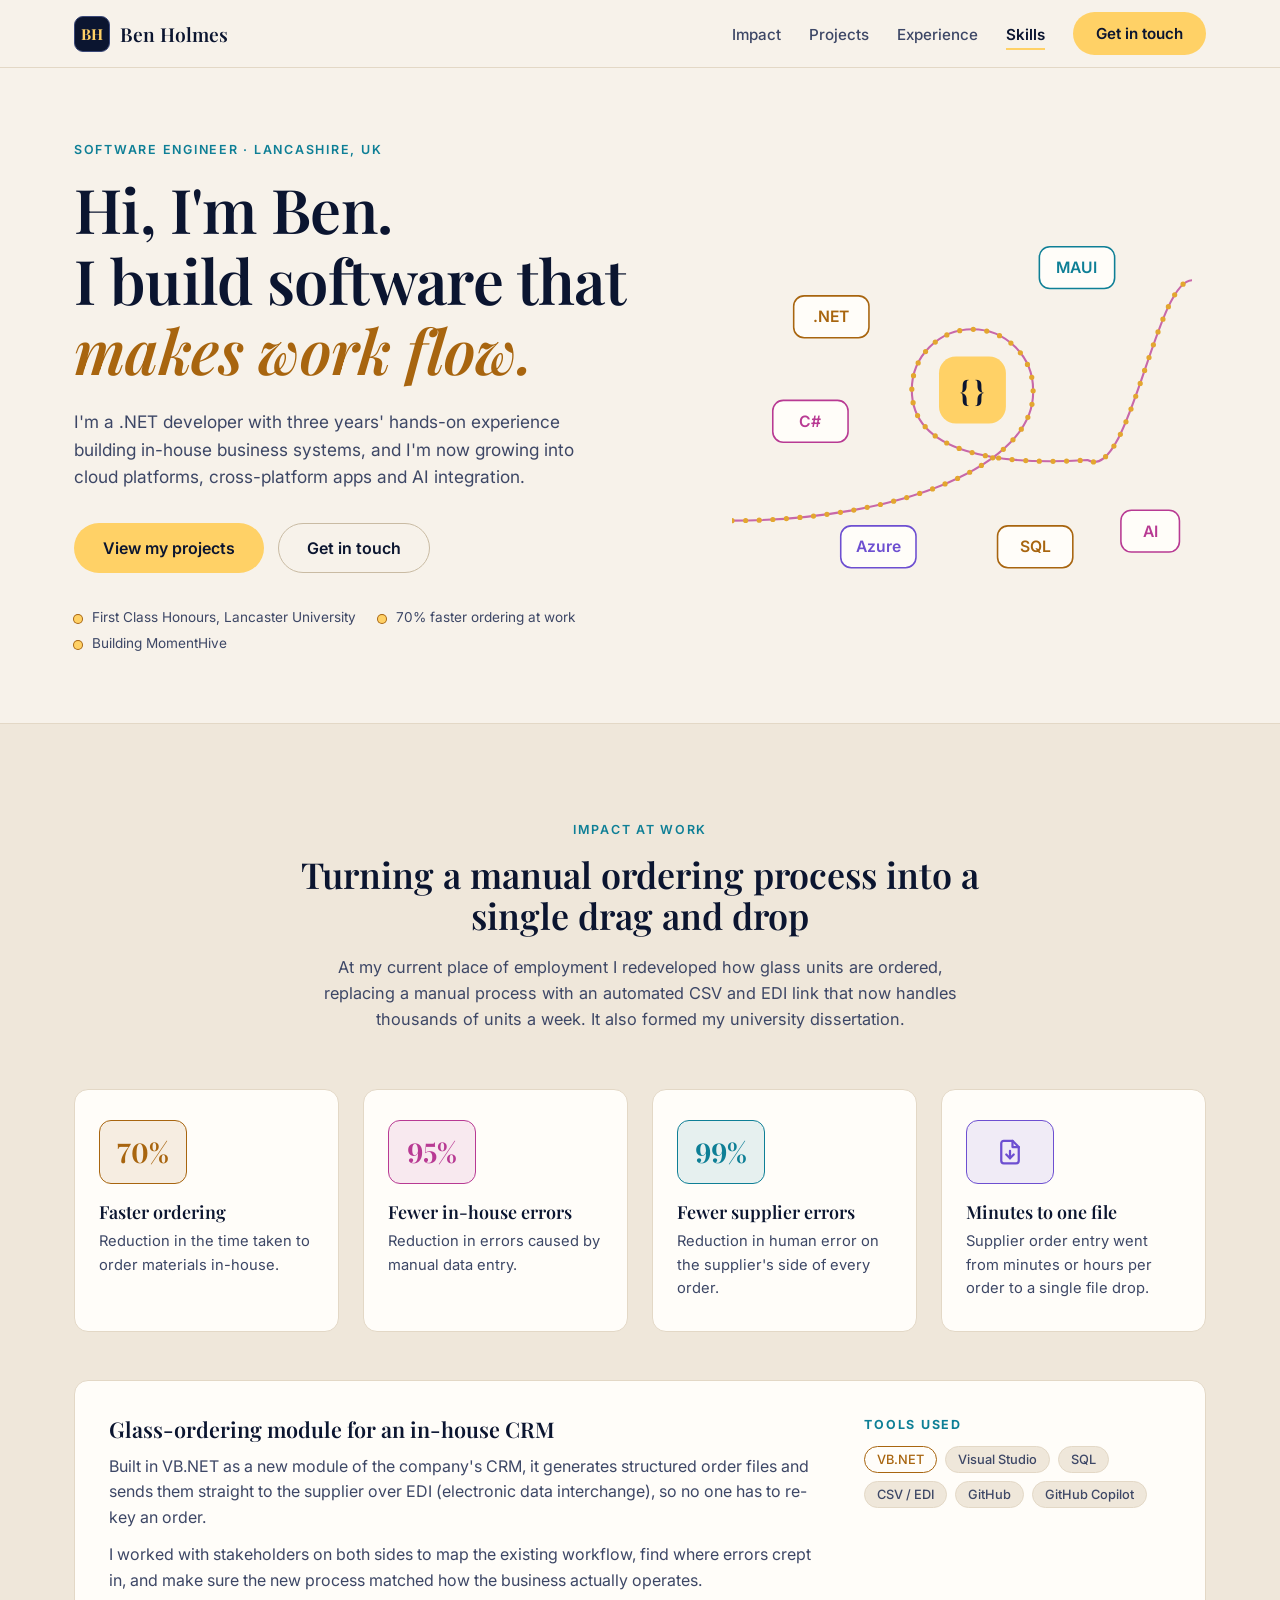
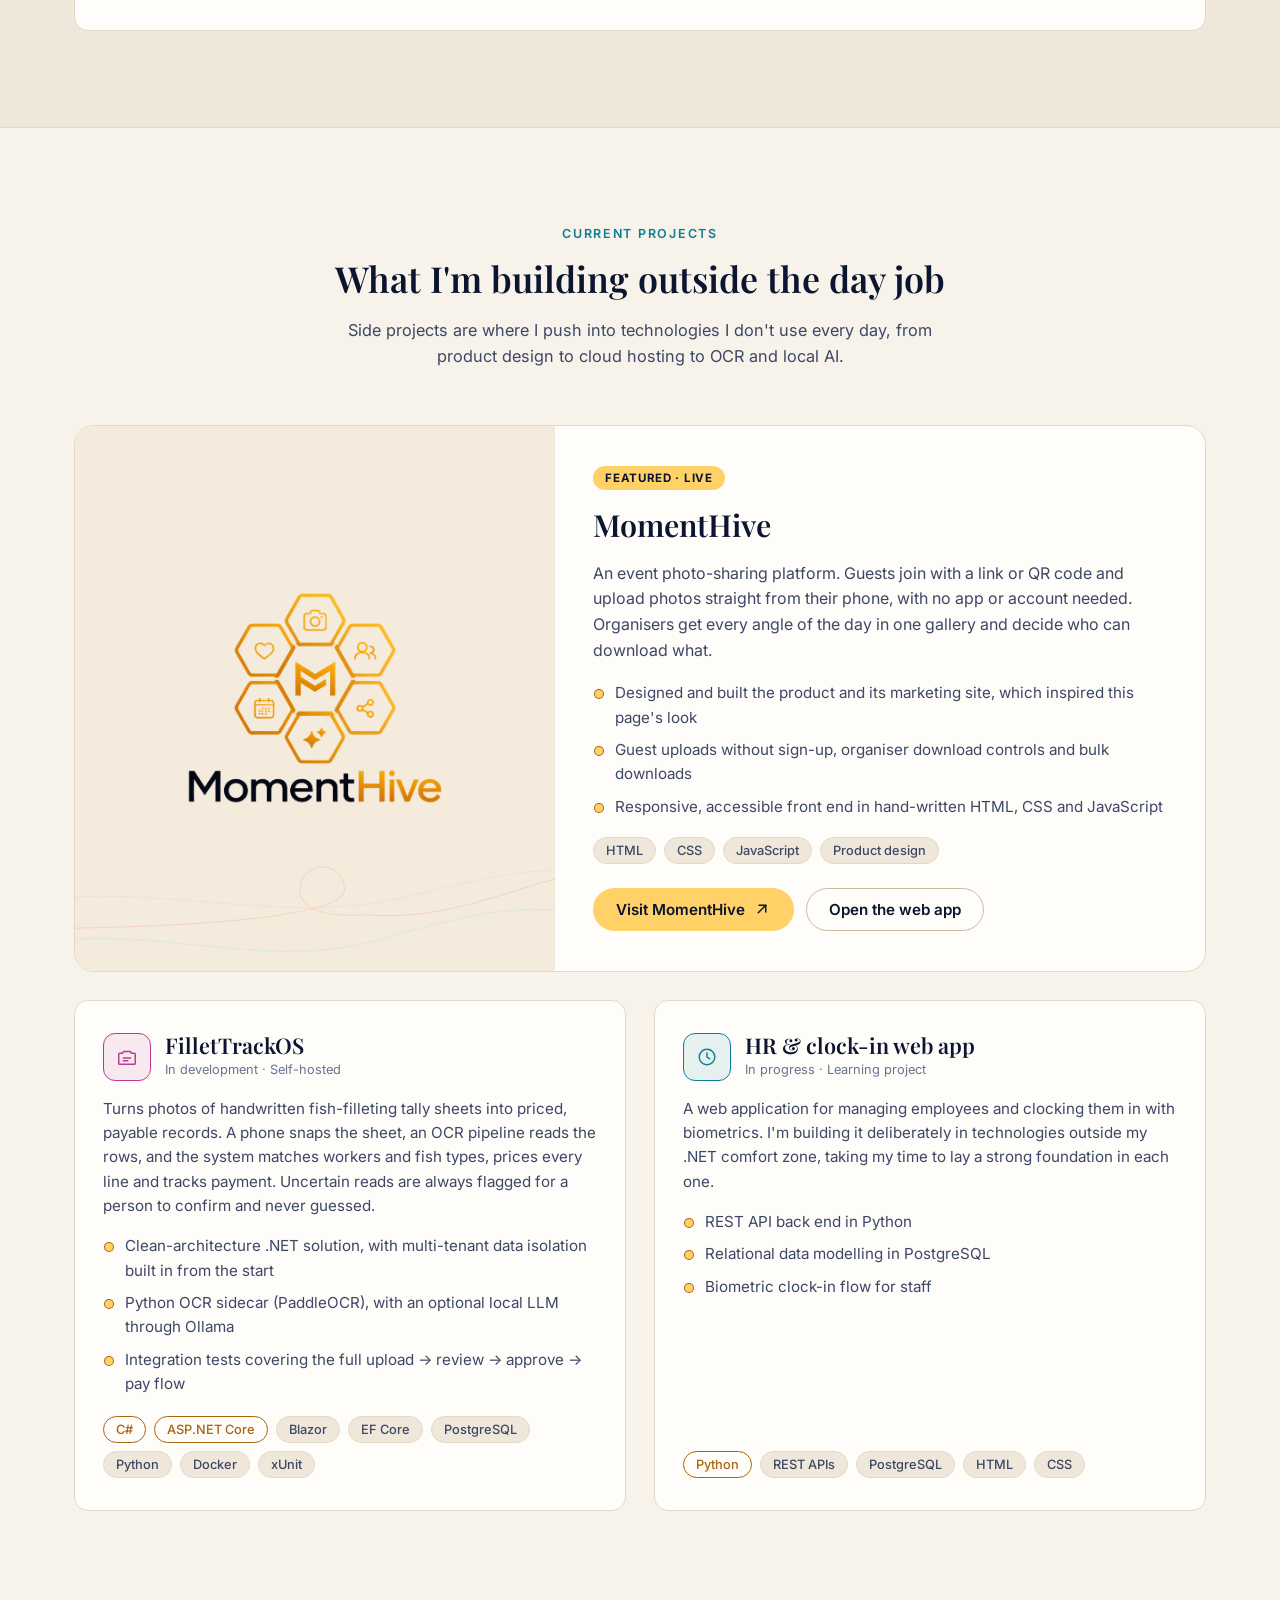
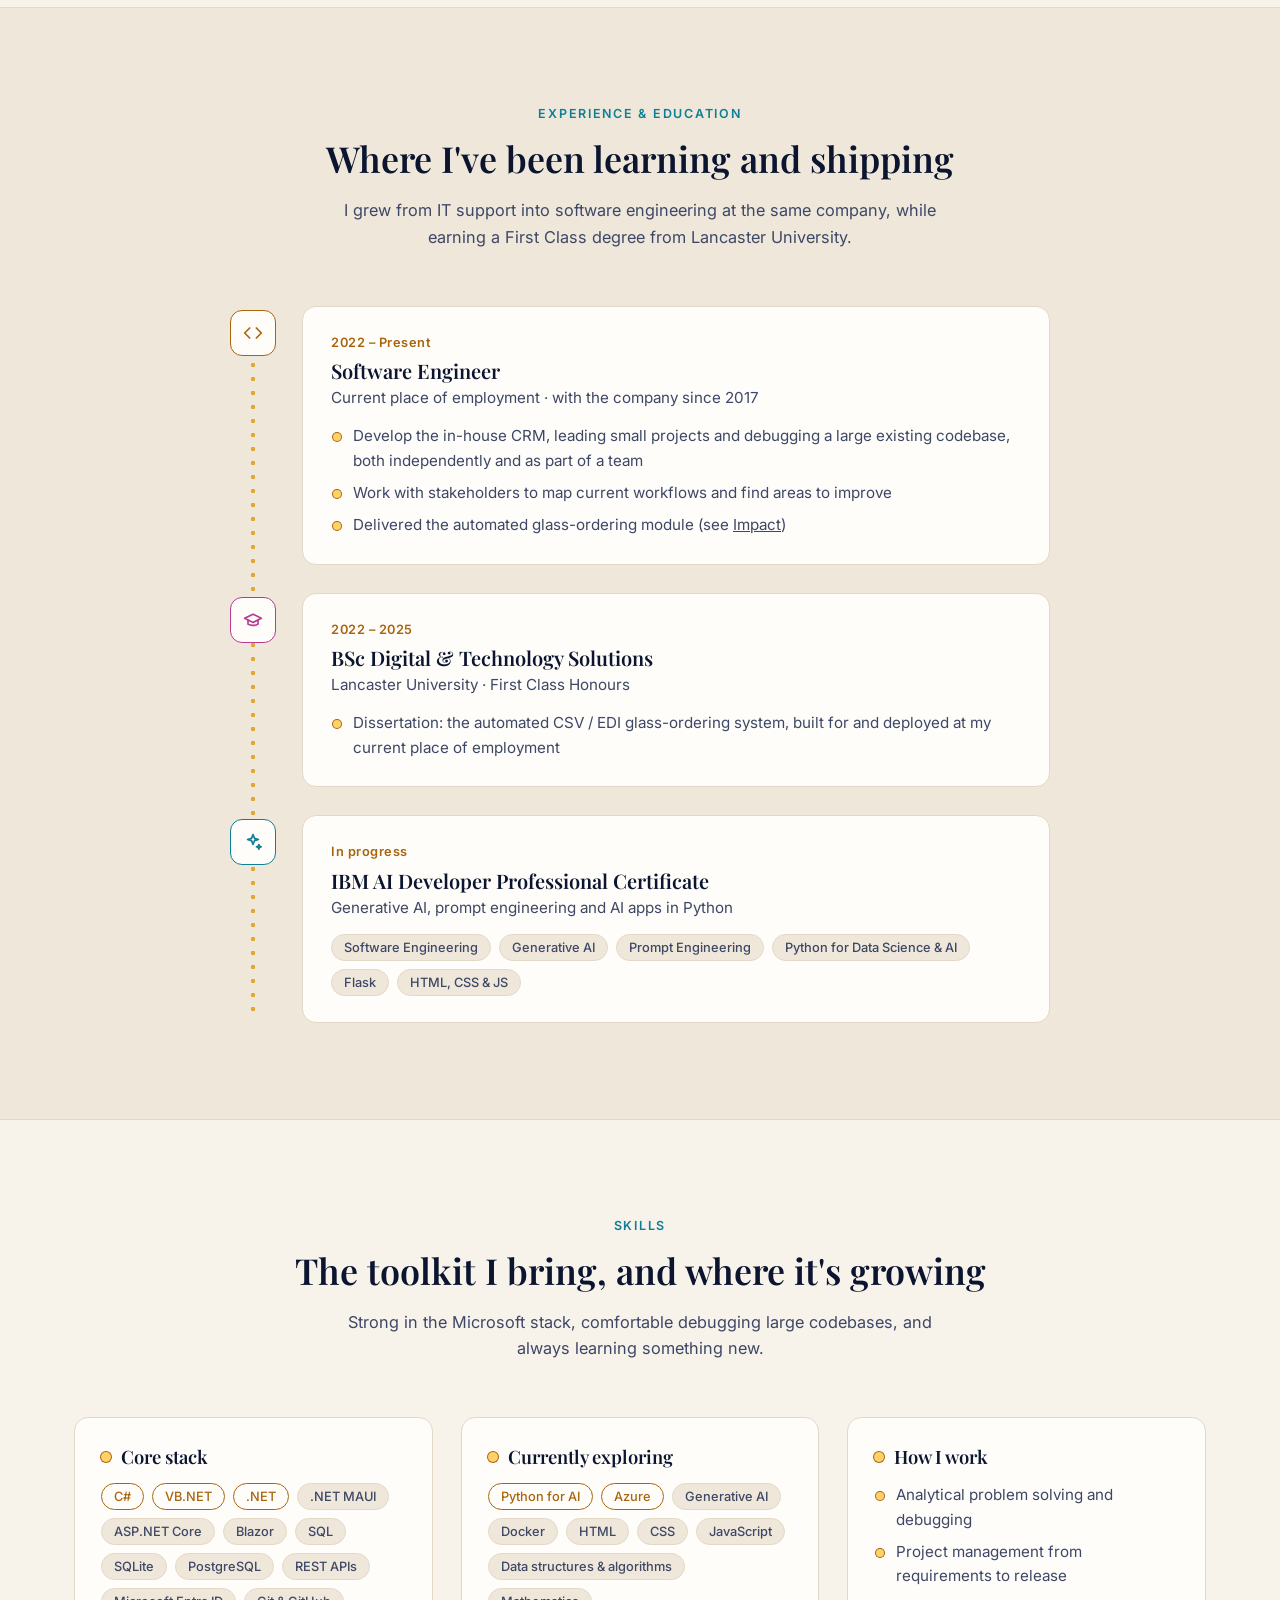
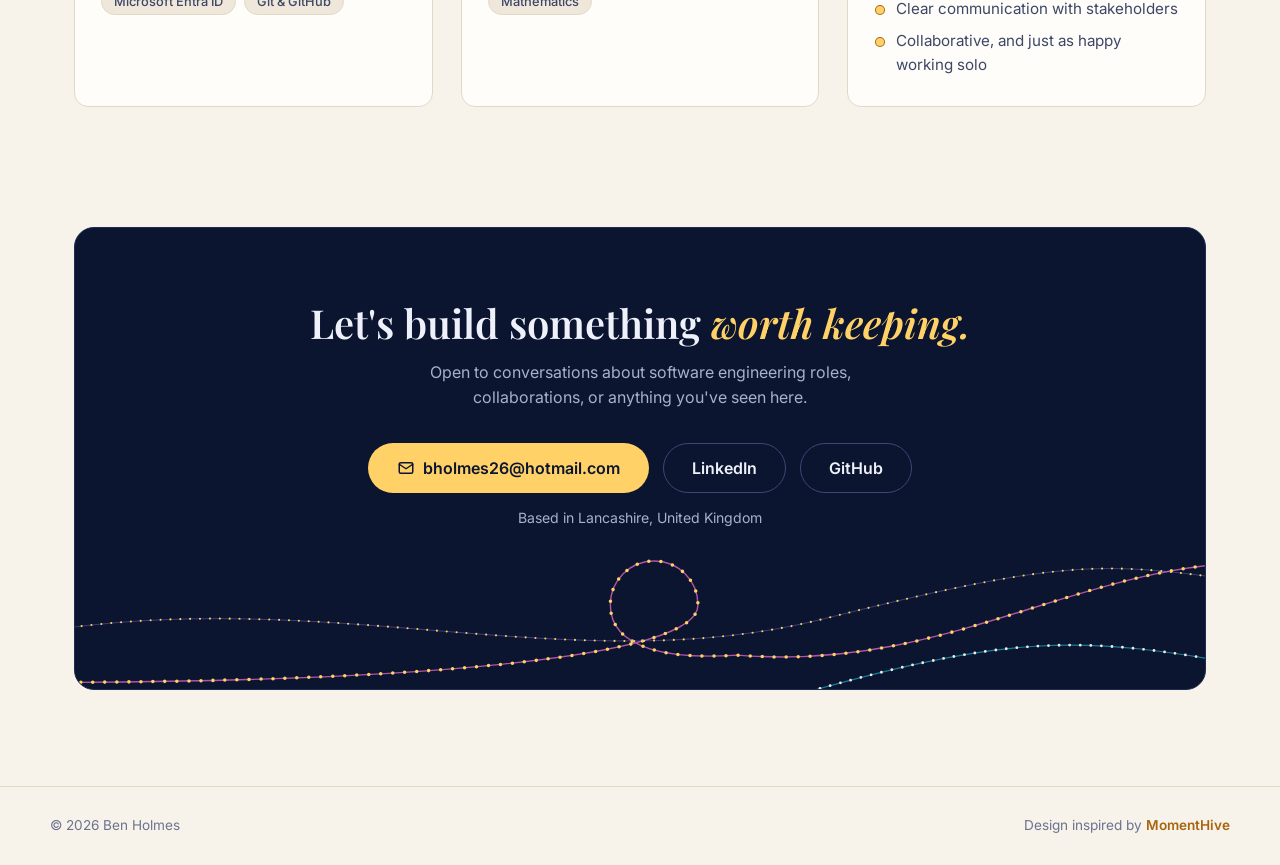
<file: index.html>
<!DOCTYPE html>

<html lang="en-GB">

<head>
    <meta charset="utf-8">
    <meta name="author" content="Ben Holmes" />
    <meta name="description" content="Ben Holmes — Software Engineer in Lancashire, UK. .NET developer building business systems, cross-platform apps and AI-powered tools." />
    <meta name="viewport" content="width=device-width, initial-scale=1.0">
    <meta name="theme-color" content="#f7f2ea" media="(prefers-color-scheme: light)">
    <meta name="theme-color" content="#070d20" media="(prefers-color-scheme: dark)">
    <meta property="og:title" content="Ben Holmes — Software Engineer" />
    <meta property="og:description" content=".NET developer building business systems, cross-platform apps and AI-powered tools." />
    <meta property="og:type" content="website" />
    <link rel="icon" href="favicon.svg" type="image/svg+xml">
    <link rel="preconnect" href="https://fonts.googleapis.com">
    <link rel="preconnect" href="https://fonts.gstatic.com" crossorigin>
    <link href="https://fonts.googleapis.com/css2?family=Inter:wght@400;500;600;700&family=Playfair+Display:ital,wght@0,400;0,600;0,700;1,400;1,600&display=swap" rel="stylesheet">
    <link rel="stylesheet" href="styles/styles.css">
    <title>Ben Holmes | Software Engineer</title>
</head>
<body>
    <header class="site-header">
        <nav class="navbar" aria-label="Main">
            <a href="#top" class="brand">
                <span class="brand-hex" aria-hidden="true">BH</span>
                <span>Ben Holmes</span>
            </a>

            <button class="nav-toggle" id="navToggle" aria-label="Toggle menu" aria-expanded="false" aria-controls="navMenu">
                <span></span>
                <span></span>
                <span></span>
            </button>

            <div class="nav-menu" id="navMenu">
                <ul class="nav-links">
                    <li><a href="#impact">Impact</a></li>
                    <li><a href="#projects">Projects</a></li>
                    <li><a href="#experience">Experience</a></li>
                    <li><a href="#skills">Skills</a></li>
                </ul>
                <a href="#contact" class="btn btn-primary">Get in touch</a>
            </div>
        </nav>
    </header>

    <main id="top">
        <section class="hero">
            <div class="hero-copy">
                <p class="eyebrow">Software Engineer · Lancashire, UK</p>
                <h1>Hi, I'm Ben.<br>I build software that <span class="accent">makes work flow.</span></h1>
                <p class="hero-sub">
                    I'm a .NET developer with three years' hands-on experience building in-house
                    business systems, and I'm now growing into cloud platforms, cross-platform apps
                    and AI integration.
                </p>
                <div class="hero-ctas">
                    <a href="#projects" class="btn btn-primary btn-large">View my projects</a>
                    <a href="#contact" class="btn btn-outline btn-large">Get in touch</a>
                </div>
                <ul class="hero-trust">
                    <li>First Class Honours, Lancaster University</li>
                    <li>70% faster ordering at work</li>
                    <li>Building MomentHive</li>
                </ul>
            </div>

            <div class="hero-art" aria-hidden="true">
                <svg viewBox="0 0 440 360" class="track-art">
                    <path class="track-line" d="M0 300C158 300 291 247.5 288 175C288 143 262 117 230 117C198 117 172 143 172 175C172 236 256 247.5 340 242C380 265 405 70 440 70" />
                    <path class="track-dots" d="M0 300C158 300 291 247.5 288 175C288 143 262 117 230 117C198 117 172 143 172 175C172 236 256 247.5 340 242C380 265 405 70 440 70" />
                    <g class="tile gold"><rect x="59" y="85" width="72" height="40" rx="10" /><text x="95" y="105">.NET</text></g>
                    <g class="tile pink"><rect x="39" y="185" width="72" height="40" rx="10" /><text x="75" y="205">C#</text></g>
                    <g class="tile cyan"><rect x="294" y="38" width="72" height="40" rx="10" /><text x="330" y="58">MAUI</text></g>
                    <g class="tile lilac"><rect x="104" y="305" width="72" height="40" rx="10" /><text x="140" y="325">Azure</text></g>
                    <g class="tile gold"><rect x="254" y="305" width="72" height="40" rx="10" /><text x="290" y="325">SQL</text></g>
                    <g class="tile pink"><rect x="372" y="290" width="56" height="40" rx="10" /><text x="400" y="310">AI</text></g>
                    <g class="tile core"><rect x="198" y="143" width="64" height="64" rx="16" /><text x="230" y="175">{ }</text></g>
                </svg>
            </div>
        </section>

        <div class="band">
            <section id="impact">
                <p class="eyebrow center">Impact at work</p>
                <h2 class="section-title center">Turning a manual ordering process into a single drag and drop</h2>
                <p class="section-lead center">
                    At my current place of employment I redeveloped how glass units are ordered, replacing a
                    manual process with an automated CSV and EDI link that now handles thousands of
                    units a week. It also formed my university dissertation.
                </p>

                <div class="impact-grid">
                    <article class="stat">
                        <span class="stat-hex">70%</span>
                        <h3>Faster ordering</h3>
                        <p>Reduction in the time taken to order materials in-house.</p>
                    </article>
                    <article class="stat">
                        <span class="stat-hex">95%</span>
                        <h3>Fewer in-house errors</h3>
                        <p>Reduction in errors caused by manual data entry.</p>
                    </article>
                    <article class="stat">
                        <span class="stat-hex">99%</span>
                        <h3>Fewer supplier errors</h3>
                        <p>Reduction in human error on the supplier's side of every order.</p>
                    </article>
                    <article class="stat">
                        <span class="stat-hex icon">
                            <svg viewBox="0 0 24 24" fill="none" stroke="currentColor" stroke-width="1.8" stroke-linecap="round" stroke-linejoin="round"><path d="M14 3H7a2 2 0 0 0-2 2v14a2 2 0 0 0 2 2h10a2 2 0 0 0 2-2V8z"/><path d="M14 3v5h5"/><path d="M12 17v-6"/><path d="M9 14l3 3 3-3"/></svg>
                        </span>
                        <h3>Minutes to one file</h3>
                        <p>Supplier order entry went from minutes or hours per order to a single file drop.</p>
                    </article>
                </div>

                <div class="case-study">
                    <div>
                        <h3>Glass-ordering module for an in-house CRM</h3>
                        <p>
                            Built in VB.NET as a new module of the company's CRM, it generates
                            structured order files and sends them straight to the supplier over EDI
                            (electronic data interchange), so no one has to re-key an order.
                        </p>
                        <p>
                            I worked with stakeholders on both sides to map the existing workflow,
                            find where errors crept in, and make sure the new process matched how
                            the business actually operates.
                        </p>
                    </div>
                    <div>
                        <h4>Tools used</h4>
                        <div class="chips">
                            <span class="chip chip-gold">VB.NET</span>
                            <span class="chip">Visual Studio</span>
                            <span class="chip">SQL</span>
                            <span class="chip">CSV / EDI</span>
                            <span class="chip">GitHub</span>
                            <span class="chip">GitHub Copilot</span>
                        </div>
                    </div>
                </div>
            </section>
        </div>

        <section id="projects">
            <p class="eyebrow center">Current projects</p>
            <h2 class="section-title center">What I'm building outside the day job</h2>
            <p class="section-lead center">
                Side projects are where I push into technologies I don't use every day, from
                product design to cloud hosting to OCR and local AI.
            </p>

            <article class="project-featured">
                <div class="project-visual">
                    <img src="images/momenthive-logo.png" alt="MomentHive logo">
                </div>
                <div class="project-body">
                    <span class="project-tag">Featured · Live</span>
                    <h3>MomentHive</h3>
                    <p>
                        An event photo-sharing platform. Guests join with a link or QR code and upload
                        photos straight from their phone, with no app or account needed. Organisers get
                        every angle of the day in one gallery and decide who can download what.
                    </p>
                    <ul class="hex-list">
                        <li>Designed and built the product and its marketing site, which inspired this page's look</li>
                        <li>Guest uploads without sign-up, organiser download controls and bulk downloads</li>
                        <li>Responsive, accessible front end in hand-written HTML, CSS and JavaScript</li>
                    </ul>
                    <div class="chips">
                        <span class="chip">HTML</span>
                        <span class="chip">CSS</span>
                        <span class="chip">JavaScript</span>
                        <span class="chip">Product design</span>
                    </div>
                    <div class="project-links">
                        <a href="momenthive/" class="btn btn-primary" target="_blank" rel="noopener">
                            Visit MomentHive
                            <svg viewBox="0 0 24 24" fill="none" stroke="currentColor" stroke-width="2" stroke-linecap="round" stroke-linejoin="round" aria-hidden="true"><path d="M7 17L17 7"/><path d="M8 7h9v9"/></svg>
                        </a>
                        <a href="https://momenthive.amfteksolutions.co.uk/Account/Login" class="btn btn-outline" target="_blank" rel="noopener">Open the web app</a>
                    </div>
                </div>
            </article>

            <div class="project-grid">
                <article class="project-card">
                    <div class="project-card-head">
                        <div class="feature-icon" aria-hidden="true">
                            <svg viewBox="0 0 24 24" fill="none" stroke="currentColor" stroke-width="1.6" stroke-linecap="round" stroke-linejoin="round"><path d="M4 8h3l1.5-2h7L17 8h3a1 1 0 0 1 1 1v10a1 1 0 0 1-1 1H4a1 1 0 0 1-1-1V9a1 1 0 0 1 1-1z"/><path d="M8 13h8M8 16h5"/></svg>
                        </div>
                        <div>
                            <h3>FilletTrackOS</h3>
                            <p class="status">In development · Self-hosted</p>
                        </div>
                    </div>
                    <p>
                        Turns photos of handwritten fish-filleting tally sheets into priced, payable records.
                        A phone snaps the sheet, an OCR pipeline reads the rows, and the system matches
                        workers and fish types, prices every line and tracks payment. Uncertain reads are
                        always flagged for a person to confirm and never guessed.
                    </p>
                    <ul class="hex-list">
                        <li>Clean-architecture .NET solution, with multi-tenant data isolation built in from the start</li>
                        <li>Python OCR sidecar (PaddleOCR), with an optional local LLM through Ollama</li>
                        <li>Integration tests covering the full upload → review → approve → pay flow</li>
                    </ul>
                    <div class="chips">
                        <span class="chip chip-gold">C#</span>
                        <span class="chip chip-gold">ASP.NET Core</span>
                        <span class="chip">Blazor</span>
                        <span class="chip">EF Core</span>
                        <span class="chip">PostgreSQL</span>
                        <span class="chip">Python</span>
                        <span class="chip">Docker</span>
                        <span class="chip">xUnit</span>
                    </div>
                </article>

                <article class="project-card">
                    <div class="project-card-head">
                        <div class="feature-icon" aria-hidden="true">
                            <svg viewBox="0 0 24 24" fill="none" stroke="currentColor" stroke-width="1.6" stroke-linecap="round" stroke-linejoin="round"><circle cx="12" cy="12" r="8.5"/><path d="M12 7.5V12l3 2"/></svg>
                        </div>
                        <div>
                            <h3>HR &amp; clock-in web app</h3>
                            <p class="status">In progress · Learning project</p>
                        </div>
                    </div>
                    <p>
                        A web application for managing employees and clocking them in with biometrics.
                        I'm building it deliberately in technologies outside my .NET comfort zone,
                        taking my time to lay a strong foundation in each one.
                    </p>
                    <ul class="hex-list">
                        <li>REST API back end in Python</li>
                        <li>Relational data modelling in PostgreSQL</li>
                        <li>Biometric clock-in flow for staff</li>
                    </ul>
                    <div class="chips">
                        <span class="chip chip-gold">Python</span>
                        <span class="chip">REST APIs</span>
                        <span class="chip">PostgreSQL</span>
                        <span class="chip">HTML</span>
                        <span class="chip">CSS</span>
                    </div>
                </article>
            </div>
        </section>

        <div class="band">
            <section id="experience">
                <p class="eyebrow center">Experience &amp; education</p>
                <h2 class="section-title center">Where I've been learning and shipping</h2>
                <p class="section-lead center">
                    I grew from IT support into software engineering at the same company, while
                    earning a First Class degree from Lancaster University.
                </p>

                <ol class="timeline">
                    <li class="timeline-item">
                        <span class="timeline-marker" aria-hidden="true">
                            <svg viewBox="0 0 24 24" fill="none" stroke="currentColor" stroke-width="2" stroke-linecap="round" stroke-linejoin="round"><path d="M16 18l6-6-6-6"/><path d="M8 6l-6 6 6 6"/></svg>
                        </span>
                        <div class="timeline-card">
                            <p class="timeline-meta">2022 – Present</p>
                            <h3>Software Engineer</h3>
                            <p class="org">Current place of employment · with the company since 2017</p>
                            <ul class="hex-list">
                                <li>Develop the in-house CRM, leading small projects and debugging a large existing codebase, both independently and as part of a team</li>
                                <li>Work with stakeholders to map current workflows and find areas to improve</li>
                                <li>Delivered the automated glass-ordering module (see <a href="#impact">Impact</a>)</li>
                            </ul>
                        </div>
                    </li>
                    <li class="timeline-item">
                        <span class="timeline-marker" aria-hidden="true">
                            <svg viewBox="0 0 24 24" fill="none" stroke="currentColor" stroke-width="2" stroke-linecap="round" stroke-linejoin="round"><path d="M22 10L12 5 2 10l10 5 10-5z"/><path d="M6 12v5c3 2 9 2 12 0v-5"/></svg>
                        </span>
                        <div class="timeline-card">
                            <p class="timeline-meta">2022 – 2025</p>
                            <h3>BSc Digital &amp; Technology Solutions</h3>
                            <p class="org">Lancaster University · First Class Honours</p>
                            <ul class="hex-list">
                                <li>Dissertation: the automated CSV / EDI glass-ordering system, built for and deployed at my current place of employment</li>
                            </ul>
                        </div>
                    </li>
                    <li class="timeline-item">
                        <span class="timeline-marker" aria-hidden="true">
                            <svg viewBox="0 0 24 24" fill="none" stroke="currentColor" stroke-width="2" stroke-linecap="round" stroke-linejoin="round"><path d="M12 3l1.8 4.6L18.5 9l-4.7 1.4L12 15l-1.8-4.6L5.5 9l4.7-1.4z"/><path d="M19 15l.8 2 2 .8-2 .8-.8 2-.8-2-2-.8 2-.8z"/></svg>
                        </span>
                        <div class="timeline-card">
                            <p class="timeline-meta">In progress</p>
                            <h3>IBM AI Developer Professional Certificate</h3>
                            <p class="org">Generative AI, prompt engineering and AI apps in Python</p>
                            <div class="chips">
                                <span class="chip">Software Engineering</span>
                                <span class="chip">Generative AI</span>
                                <span class="chip">Prompt Engineering</span>
                                <span class="chip">Python for Data Science &amp; AI</span>
                                <span class="chip">Flask</span>
                                <span class="chip">HTML, CSS &amp; JS</span>
                            </div>
                        </div>
                    </li>
                </ol>
            </section>
        </div>

        <section id="skills">
            <p class="eyebrow center">Skills</p>
            <h2 class="section-title center">The toolkit I bring, and where it's growing</h2>
            <p class="section-lead center">
                Strong in the Microsoft stack, comfortable debugging large codebases, and always
                learning something new.
            </p>

            <div class="skills-grid">
                <div class="skill-group">
                    <h3>Core stack</h3>
                    <div class="chips">
                        <span class="chip chip-gold">C#</span>
                        <span class="chip chip-gold">VB.NET</span>
                        <span class="chip chip-gold">.NET</span>
                        <span class="chip">.NET MAUI</span>
                        <span class="chip">ASP.NET Core</span>
                        <span class="chip">Blazor</span>
                        <span class="chip">SQL</span>
                        <span class="chip">SQLite</span>
                        <span class="chip">PostgreSQL</span>
                        <span class="chip">REST APIs</span>
                        <span class="chip">Microsoft Entra ID</span>
                        <span class="chip">Git &amp; GitHub</span>
                    </div>
                </div>
                <div class="skill-group">
                    <h3>Currently exploring</h3>
                    <div class="chips">
                        <span class="chip chip-gold">Python for AI</span>
                        <span class="chip chip-gold">Azure</span>
                        <span class="chip">Generative AI</span>
                        <span class="chip">Docker</span>
                        <span class="chip">HTML</span>
                        <span class="chip">CSS</span>
                        <span class="chip">JavaScript</span>
                        <span class="chip">Data structures &amp; algorithms</span>
                        <span class="chip">Mathematics</span>
                    </div>
                </div>
                <div class="skill-group">
                    <h3>How I work</h3>
                    <ul class="hex-list">
                        <li>Analytical problem solving and debugging</li>
                        <li>Project management from requirements to release</li>
                        <li>Clear communication with stakeholders</li>
                        <li>Collaborative, and just as happy working solo</li>
                    </ul>
                </div>
            </div>
        </section>

        <section id="contact" class="cta-section">
            <div class="cta-banner">
                <h2>Let's build something <span class="accent">worth keeping.</span></h2>
                <p>Open to conversations about software engineering roles, collaborations, or anything you've seen here.</p>
                <div class="hero-ctas">
                    <a href="mailto:bholmes26@hotmail.com" class="btn btn-primary btn-large">
                        <svg viewBox="0 0 24 24" fill="none" stroke="currentColor" stroke-width="2" stroke-linecap="round" stroke-linejoin="round" aria-hidden="true"><rect x="3" y="5" width="18" height="14" rx="2"/><path d="M3 7l9 6 9-6"/></svg>
                        bholmes26@hotmail.com
                    </a>
                    <a href="https://www.linkedin.com/in/bholmes26" class="btn btn-outline btn-large" target="_blank" rel="noopener">LinkedIn</a>
                    <a href="https://github.com/Ben-Holmes26" class="btn btn-outline btn-large" target="_blank" rel="noopener">GitHub</a>
                </div>
                <p class="cta-location">Based in Lancashire, United Kingdom</p>
            </div>
        </section>
    </main>

    <footer class="site-footer">
        <div class="footer-inner">
            <p>&copy; 2026 Ben Holmes</p>
            <p>Design inspired by <a href="momenthive/" target="_blank" rel="noopener">MomentHive</a></p>
        </div>
    </footer>

    <script src="scripts/main.js"></script>
</body>

</html>
</file>
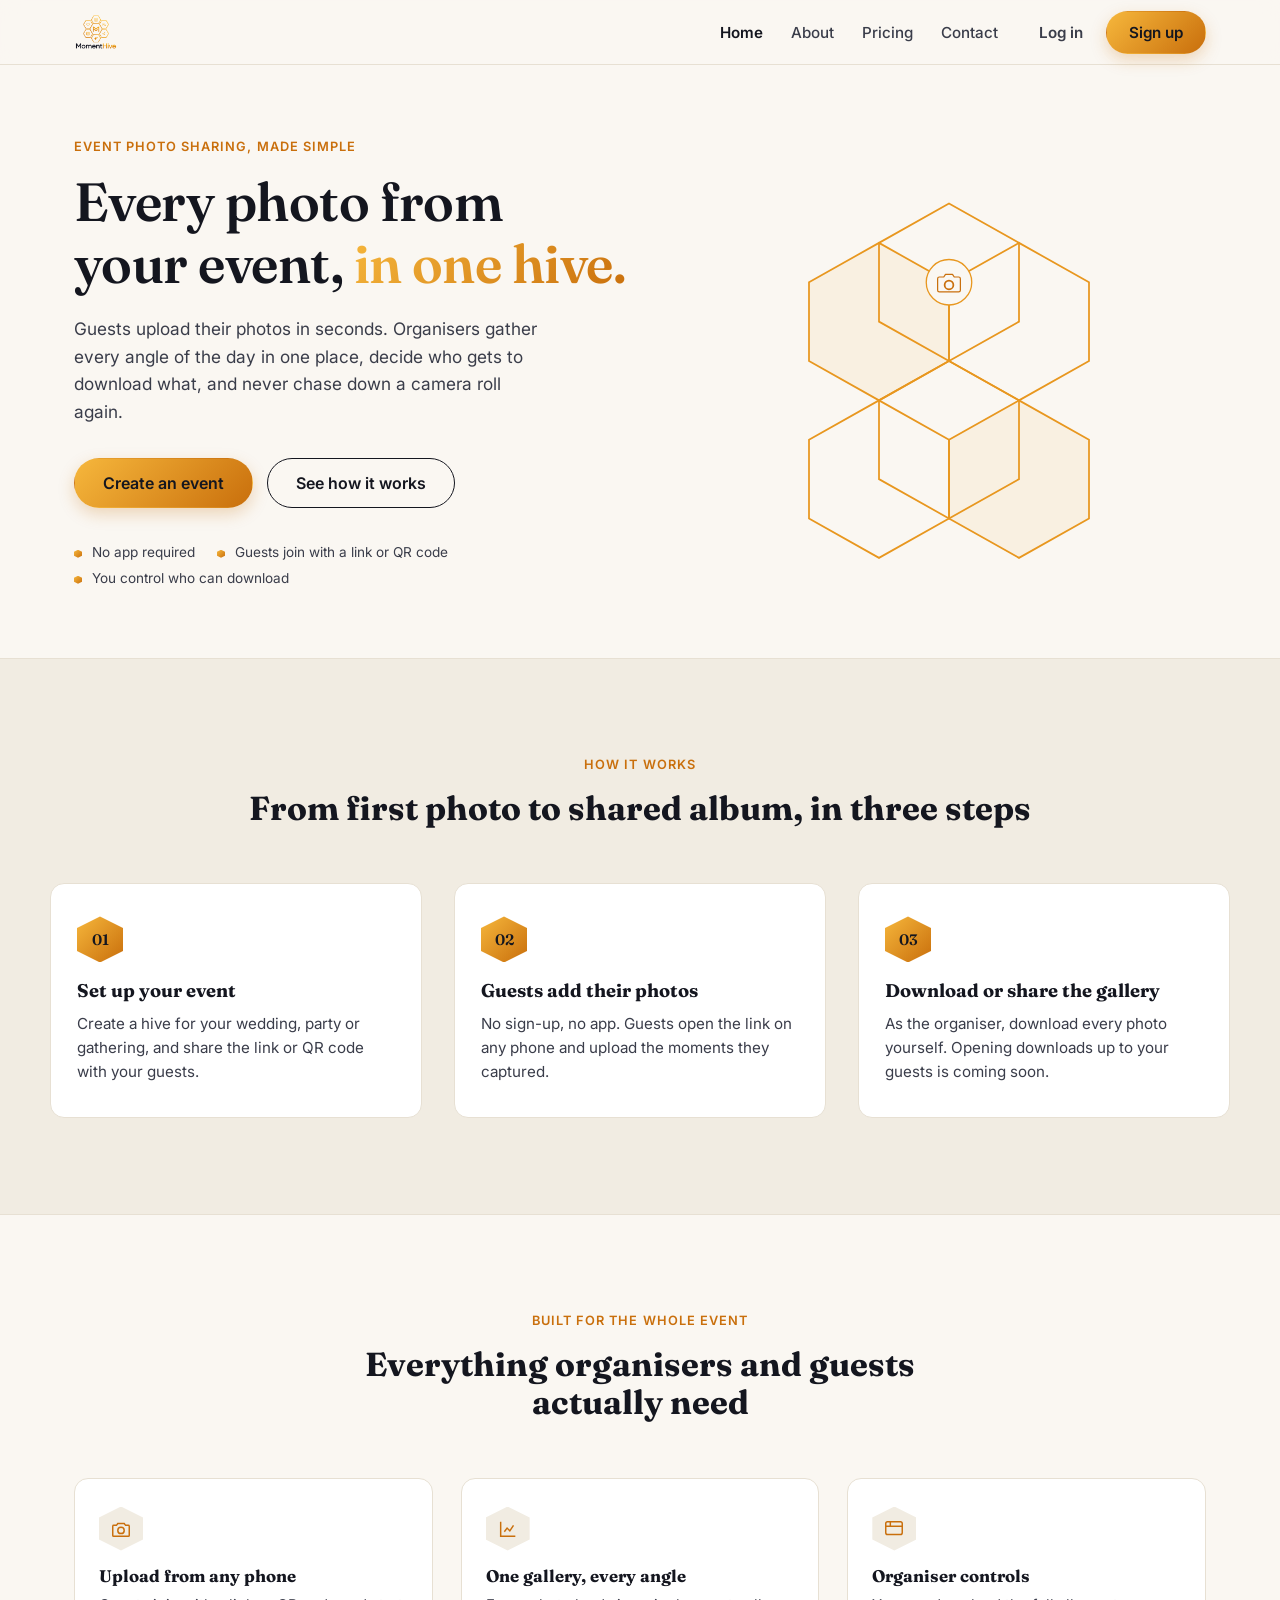
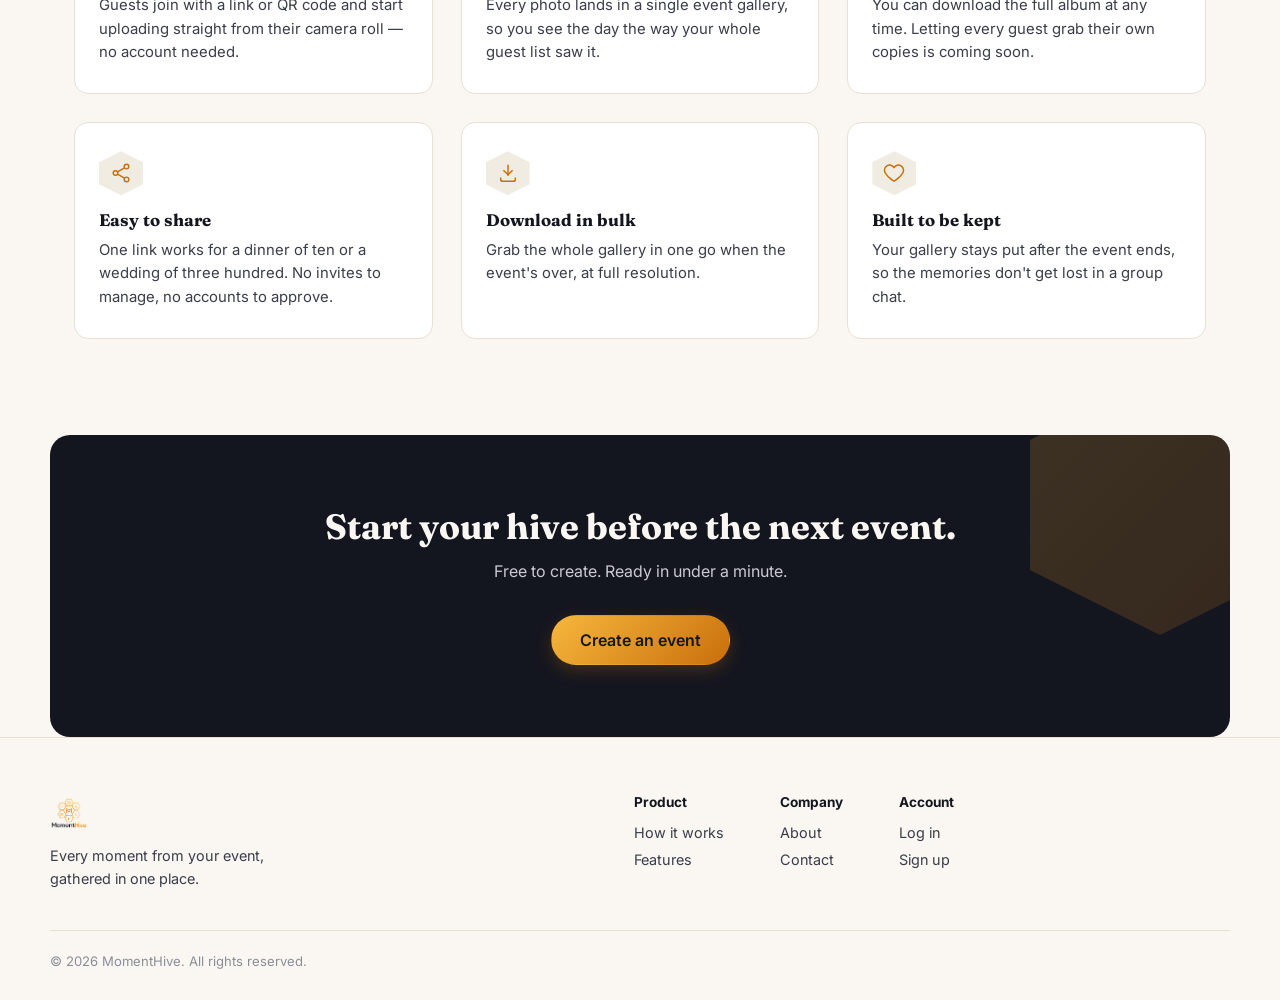
<file: momenthive/index.html>
<!DOCTYPE html>

<html lang="en-uk">

<head>
    <meta charset="utf-8">
    <meta name="author" content="Ben Holmes" />
    <meta name="description" content="Discover and share your favorite moments during your favorite events." />
    <meta name="viewport" content="width=device-width, initial-scale=1.0">
    <link rel="preconnect" href="https://fonts.googleapis.com">
    <link rel="preconnect" href="https://fonts.gstatic.com" crossorigin>
    <link href="https://fonts.googleapis.com/css2?family=Fraunces:opsz,wght@9..144,500;9..144,600;9..144,700&family=Inter:wght@400;500;600&display=swap" rel="stylesheet">
    <link rel="stylesheet" href="styles/styles.css">
    <title>Discover MomentHive</title>
</head>
<body>
    <header class="site-header">
        <nav class="navbar">
            <div class="brand">
                <img src="images/momenthive-logo-transluscent.png" alt="MomentHive Logo">
            </div>

            <button class="nav-toggle" id="navToggle" aria-label="Toggle menu" aria-expanded="false" aria-controls="navMenu">
                <span></span>
                <span></span>
                <span></span>
            </button>

            <div class="nav-menu" id="navMenu">
                <ul class="nav-links">
                    <li><a href="index.html" aria-current="page" class="active">Home</a></li>
                    <li><a href="about.html">About</a></li>
                    <li><a href="pricing.html">Pricing</a></li>
                    <li><a href="contact.html">Contact</a></li>
                </ul>

                <div class="nav-actions">
                    <a href="https://momenthive.amfteksolutions.co.uk/Account/Login" class="btn btn-ghost">Log in</a>
                    <a href="https://momenthive.amfteksolutions.co.uk/Account/Register" class="btn btn-primary">Sign up</a>
                </div>
            </div>
        </nav>
    </header>

    <main>
        <section class="hero">
            <div class="hero-copy">
                <p class="eyebrow">Event photo sharing, made simple</p>
                <h1>Every photo from<br>your event, <span class="accent">in one hive.</span></h1>
                <p class="hero-sub">
                    Guests upload their photos in seconds. Organisers gather every angle of the day
                    in one place, decide who gets to download what, and never chase down a camera
                    roll again.
                </p>
                <div class="hero-ctas">
                    <a href="https://momenthive.amfteksolutions.co.uk/Account/Register" class="btn btn-primary btn-large">Create an event</a>
                    <a href="#how-it-works" class="btn btn-outline btn-large">See how it works</a>
                </div>
                <ul class="hero-trust">
                    <li>No app required</li>
                    <li>Guests join with a link or QR code</li>
                    <li>You control who can download</li>
                </ul>
            </div>

            <div class="hero-art" aria-hidden="true">
                <svg viewBox="0 0 480 480" class="hex-cluster">
                    <polygon class="hex hex-outline" points="240,60 320,105 320,195 240,240 160,195 160,105" />
                    <polygon class="hex hex-fill" points="160,105 240,150 240,240 160,285 80,240 80,150" />
                    <polygon class="hex hex-outline" points="320,105 400,150 400,240 320,285 240,240 240,150" />
                    <polygon class="hex hex-outline" points="160,285 240,330 240,420 160,465 80,420 80,330" />
                    <polygon class="hex hex-fill" points="320,285 400,330 400,420 320,465 240,420 240,330" />
                    <polygon class="hex hex-outline" points="240,240 320,285 320,375 240,420 160,375 160,285" />
                    <g class="hex-icon" transform="translate(240,150)">
                        <circle r="26" class="icon-ring" />
                        <path d="M-11,-6 h5 l2,-3 h8 l2,3 h5 a2,2 0 0 1 2,2 v13 a2,2 0 0 1 -2,2 h-22 a2,2 0 0 1 -2,-2 v-13 a2,2 0 0 1 2,-2 z" />
                        <circle cx="0" cy="3" r="5" fill="none" stroke="currentColor" stroke-width="2" />
                    </g>
                </svg>
            </div>
        </section>

        <section class="how-it-works" id="how-it-works">
            <p class="eyebrow center">How it works</p>
            <h2 class="section-title center">From first photo to shared album, in three steps</h2>

            <ol class="steps">
                <li class="step">
                    <span class="step-hex">01</span>
                    <h3>Set up your event</h3>
                    <p>Create a hive for your wedding, party or gathering, and share the link or QR code with your guests.</p>
                </li>
                <li class="step">
                    <span class="step-hex">02</span>
                    <h3>Guests add their photos</h3>
                    <p>No sign-up, no app. Guests open the link on any phone and upload the moments they captured.</p>
                </li>
                <li class="step">
                    <span class="step-hex">03</span>
                    <h3>Download or share the gallery</h3>
                    <p>As the organiser, download every photo yourself. Opening downloads up to your guests is coming soon.</p>
                </li>
            </ol>
        </section>

        <section class="features" id="features">
            <p class="eyebrow center">Built for the whole event</p>
            <h2 class="section-title center">Everything organisers and guests actually need</h2>

            <div class="feature-grid">
                <div class="feature-card">
                    <div class="feature-icon">
                        <svg viewBox="0 0 24 24" fill="none" stroke="currentColor" stroke-width="1.6"><path d="M4 8h3l1.5-2h7L17 8h3a1 1 0 0 1 1 1v10a1 1 0 0 1-1 1H4a1 1 0 0 1-1-1V9a1 1 0 0 1 1-1z"/><circle cx="12" cy="13.5" r="3.5"/></svg>
                    </div>
                    <h3>Upload from any phone</h3>
                    <p>Guests join with a link or QR code and start uploading straight from their camera roll — no account needed.</p>
                </div>
                <div class="feature-card">
                    <div class="feature-icon">
                        <svg viewBox="0 0 24 24" fill="none" stroke="currentColor" stroke-width="1.6"><path d="M4 4v16h16"/><path d="M8 15l3-4 3 3 4-6"/></svg>
                    </div>
                    <h3>One gallery, every angle</h3>
                    <p>Every photo lands in a single event gallery, so you see the day the way your whole guest list saw it.</p>
                </div>
                <div class="feature-card">
                    <div class="feature-icon">
                        <svg viewBox="0 0 24 24" fill="none" stroke="currentColor" stroke-width="1.6"><rect x="3" y="4" width="18" height="14" rx="2"/><path d="M3 9h18"/><path d="M8 4v5"/></svg>
                    </div>
                    <h3>Organiser controls</h3>
                    <p>You can download the full album at any time. Letting every guest grab their own copies is coming soon.</p>
                </div>
                <div class="feature-card">
                    <div class="feature-icon">
                        <svg viewBox="0 0 24 24" fill="none" stroke="currentColor" stroke-width="1.6"><circle cx="18" cy="5" r="2.5"/><circle cx="6" cy="12" r="2.5"/><circle cx="18" cy="19" r="2.5"/><path d="M8.2 10.7l7.6-4.4M8.2 13.3l7.6 4.4"/></svg>
                    </div>
                    <h3>Easy to share</h3>
                    <p>One link works for a dinner of ten or a wedding of three hundred. No invites to manage, no accounts to approve.</p>
                </div>
                <div class="feature-card">
                    <div class="feature-icon">
                        <svg viewBox="0 0 24 24" fill="none" stroke="currentColor" stroke-width="1.6"><path d="M12 3v12"/><path d="M7 9l5 5 5-5"/><path d="M4 17v2a2 2 0 0 0 2 2h12a2 2 0 0 0 2-2v-2"/></svg>
                    </div>
                    <h3>Download in bulk</h3>
                    <p>Grab the whole gallery in one go when the event's over, at full resolution.</p>
                </div>
                <div class="feature-card">
                    <div class="feature-icon">
                        <svg viewBox="0 0 24 24" fill="none" stroke="currentColor" stroke-width="1.6"><path d="M12 21s-7-4.5-9.5-9A5.5 5.5 0 0 1 12 6a5.5 5.5 0 0 1 9.5 6c-2.5 4.5-9.5 9-9.5 9z"/></svg>
                    </div>
                    <h3>Built to be kept</h3>
                    <p>Your gallery stays put after the event ends, so the memories don't get lost in a group chat.</p>
                </div>
            </div>
        </section>

        <section class="cta-banner">
            <div class="cta-hex" aria-hidden="true"></div>
            <h2>Start your hive before the next event.</h2>
            <p>Free to create. Ready in under a minute.</p>
            <a href="https://momenthive.amfteksolutions.co.uk/Account/Register" class="btn btn-primary btn-large">Create an event</a>
        </section>
    </main>

    <footer class="site-footer">
        <div class="footer-top">
            <div class="footer-brand">
                <img src="images/momenthive-logo-transluscent.png" alt="MomentHive Logo">
                <p>Every moment from your event, gathered in one place.</p>
            </div>
            <div class="footer-links">
                <div>
                    <h4>Product</h4>
                    <a href="#how-it-works">How it works</a>
                    <a href="#features">Features</a>
                </div>
                <div>
                    <h4>Company</h4>
                    <a href="about.html">About</a>
                    <a href="contact.html">Contact</a>
                </div>
                <div>
                    <h4>Account</h4>
                    <a href="https://momenthive.amfteksolutions.co.uk/Account/Login">Log in</a>
                    <a href="https://momenthive.amfteksolutions.co.uk/Account/Register">Sign up</a>
                </div>
            </div>
        </div>
        <div class="footer-bottom">
            <p>&copy; 2026 MomentHive. All rights reserved.</p>
        </div>
    </footer>

    <script src="scripts/main.js"></script>
</body>

</html>
</file>
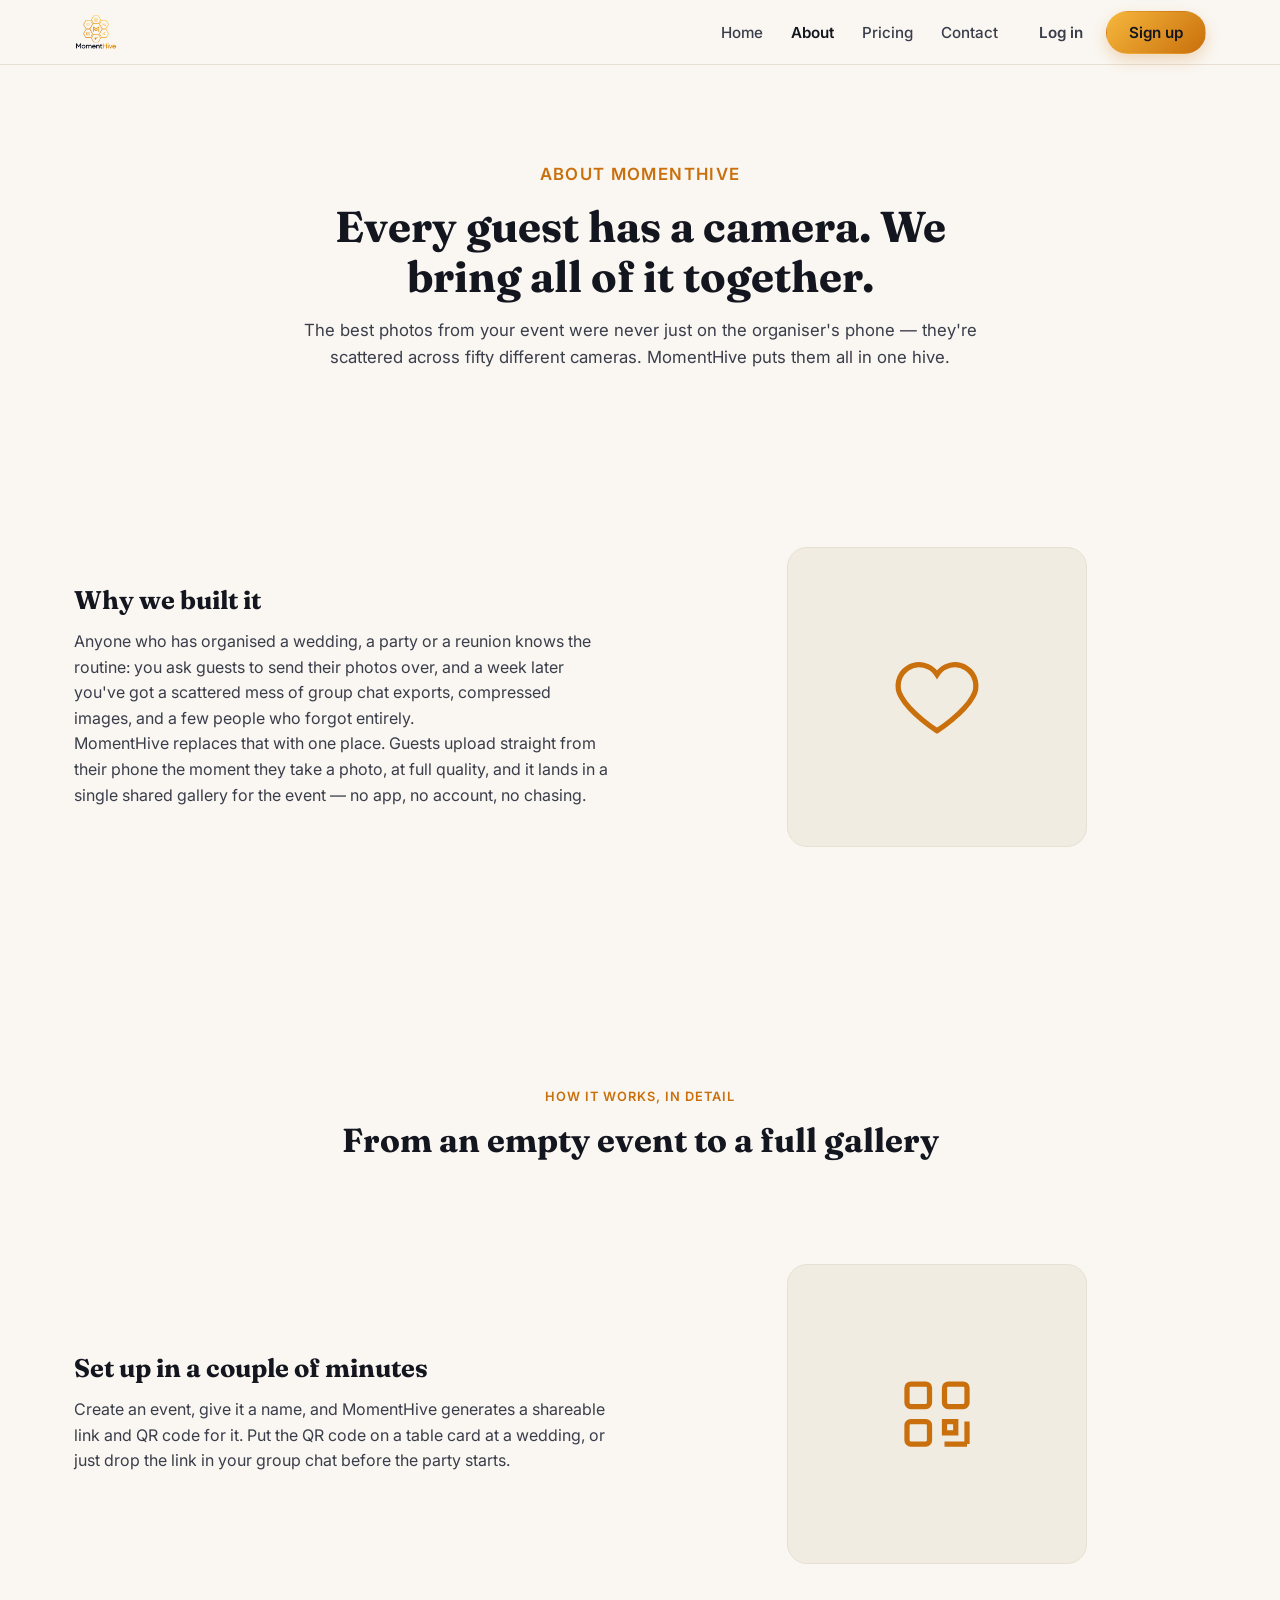
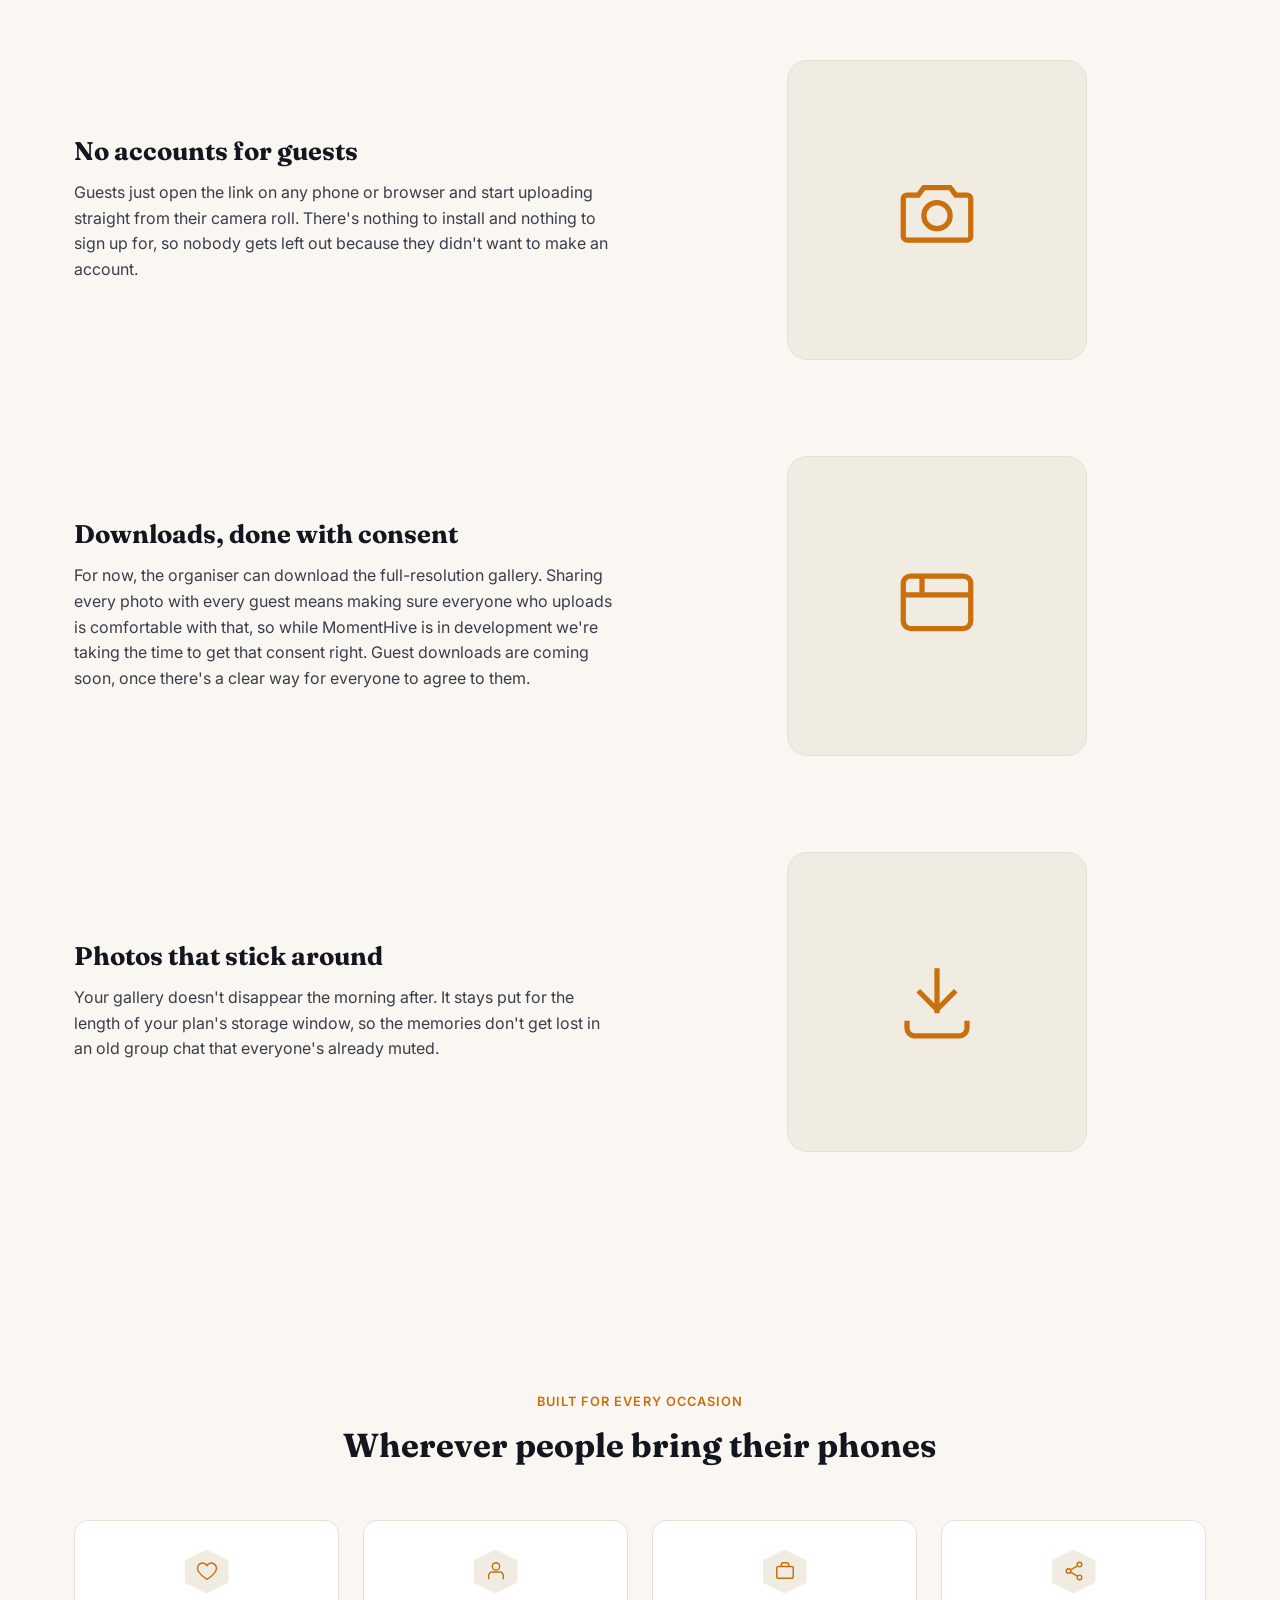
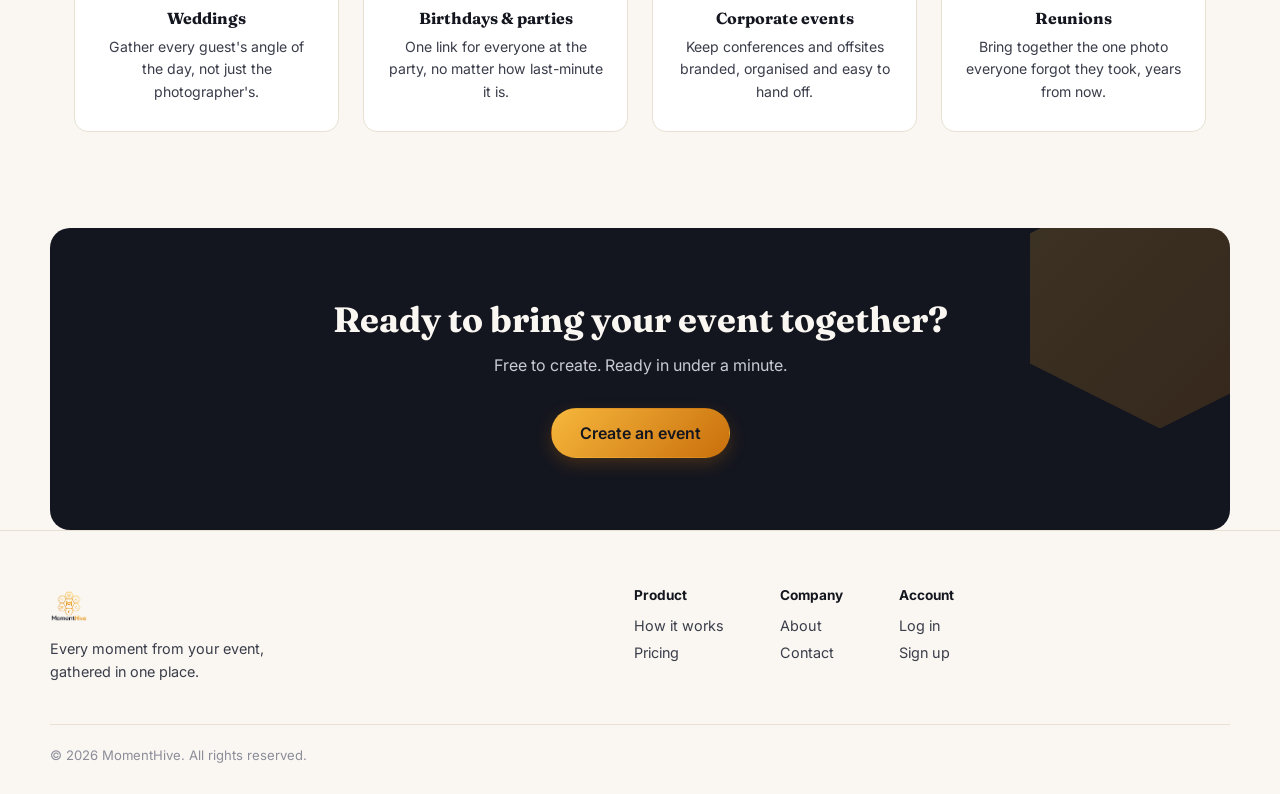
<file: momenthive/about.html>
<!DOCTYPE html>

<html lang="en-uk">

<head>
    <meta charset="utf-8">
    <meta name="author" content="Ben Holmes" />
    <meta name="description" content="How MomentHive works, in more detail — from setting up an event to guests uploading photos and organisers managing downloads." />
    <meta name="viewport" content="width=device-width, initial-scale=1.0">
    <link rel="preconnect" href="https://fonts.googleapis.com">
    <link rel="preconnect" href="https://fonts.gstatic.com" crossorigin>
    <link href="https://fonts.googleapis.com/css2?family=Fraunces:opsz,wght@9..144,500;9..144,600;9..144,700&family=Inter:wght@400;500;600&display=swap" rel="stylesheet">
    <link rel="stylesheet" href="styles/styles.css">
    <title>About — MomentHive</title>
</head>
<body>
    <header class="site-header">
        <nav class="navbar">
            <div class="brand">
                <a href="index.html"><img src="images/momenthive-logo-transluscent.png" alt="MomentHive Logo"></a>
            </div>

            <button class="nav-toggle" id="navToggle" aria-label="Toggle menu" aria-expanded="false" aria-controls="navMenu">
                <span></span>
                <span></span>
                <span></span>
            </button>

            <div class="nav-menu" id="navMenu">
                <ul class="nav-links">
                    <li><a href="index.html">Home</a></li>
                    <li><a href="about.html" aria-current="page" class="active">About</a></li>
                    <li><a href="pricing.html">Pricing</a></li>
                    <li><a href="contact.html">Contact</a></li>
                </ul>

                <div class="nav-actions">
                    <a href="https://momenthive.amfteksolutions.co.uk/Account/Login" class="btn btn-ghost">Log in</a>
                    <a href="https://momenthive.amfteksolutions.co.uk/Account/Register" class="btn btn-primary">Sign up</a>
                </div>
            </div>
        </nav>
    </header>

    <main>
        <section class="page-hero">
            <div class="page-hero-inner">
                <p class="eyebrow center">About MomentHive</p>
                <h1>Every guest has a camera. We bring all of it together.</h1>
                <p>The best photos from your event were never just on the organiser's phone — they're scattered across fifty different cameras. MomentHive puts them all in one hive.</p>
            </div>
        </section>

        <section class="about-story">
            <div class="split-block">
                <div class="split-text">
                    <h2>Why we built it</h2>
                    <p>
                        Anyone who has organised a wedding, a party or a reunion knows the routine: you ask
                        guests to send their photos over, and a week later you've got a scattered mess of
                        group chat exports, compressed images, and a few people who forgot entirely.
                    </p>
                    <p>
                        MomentHive replaces that with one place. Guests upload straight from their phone the
                        moment they take a photo, at full quality, and it lands in a single shared gallery for
                        the event — no app, no account, no chasing.
                    </p>
                </div>
                <div class="split-visual">
                    <div class="split-panel">
                        <svg viewBox="0 0 24 24" fill="none" stroke="currentColor" stroke-width="1.4">
                            <path d="M12 21s-7-4.5-9.5-9A5.5 5.5 0 0 1 12 6a5.5 5.5 0 0 1 9.5 6c-2.5 4.5-9.5 9-9.5 9z"/>
                        </svg>
                    </div>
                </div>
            </div>
        </section>

        <section class="about-details">
            <p class="eyebrow center">How it works, in detail</p>
            <h2 class="section-title center">From an empty event to a full gallery</h2>

            <div class="split-block">
                <div class="split-text">
                    <h2>Set up in a couple of minutes</h2>
                    <p>
                        Create an event, give it a name, and MomentHive generates a shareable link and QR
                        code for it. Put the QR code on a table card at a wedding, or just drop the link in
                        your group chat before the party starts.
                    </p>
                </div>
                <div class="split-visual">
                    <div class="split-panel">
                        <svg viewBox="0 0 24 24" fill="none" stroke="currentColor" stroke-width="1.4">
                            <rect x="4" y="4" width="6" height="6" rx="1"/><rect x="14" y="4" width="6" height="6" rx="1"/><rect x="4" y="14" width="6" height="6" rx="1"/><path d="M14 14h3v3h-3zM20 14v6M14 20h6"/>
                        </svg>
                    </div>
                </div>
            </div>

            <div class="split-block reverse">
                <div class="split-text">
                    <h2>No accounts for guests</h2>
                    <p>
                        Guests just open the link on any phone or browser and start uploading straight from
                        their camera roll. There's nothing to install and nothing to sign up for, so nobody
                        gets left out because they didn't want to make an account.
                    </p>
                </div>
                <div class="split-visual">
                    <div class="split-panel">
                        <svg viewBox="0 0 24 24" fill="none" stroke="currentColor" stroke-width="1.4">
                            <path d="M4 8h3l1.5-2h7L17 8h3a1 1 0 0 1 1 1v10a1 1 0 0 1-1 1H4a1 1 0 0 1-1-1V9a1 1 0 0 1 1-1z"/><circle cx="12" cy="13.5" r="3.5"/>
                        </svg>
                    </div>
                </div>
            </div>

            <div class="split-block">
                <div class="split-text">
                    <h2>Downloads, done with consent</h2>
                    <p>
                        For now, the organiser can download the full-resolution gallery. Sharing every
                        photo with every guest means making sure everyone who uploads is comfortable with
                        that, so while MomentHive is in development we're taking the time to get that
                        consent right. Guest downloads are coming soon, once there's a clear way for
                        everyone to agree to them.
                    </p>
                </div>
                <div class="split-visual">
                    <div class="split-panel">
                        <svg viewBox="0 0 24 24" fill="none" stroke="currentColor" stroke-width="1.4">
                            <rect x="3" y="4" width="18" height="14" rx="2"/><path d="M3 9h18"/><path d="M8 4v5"/>
                        </svg>
                    </div>
                </div>
            </div>

            <div class="split-block reverse">
                <div class="split-text">
                    <h2>Photos that stick around</h2>
                    <p>
                        Your gallery doesn't disappear the morning after. It stays put for the length of your
                        plan's storage window, so the memories don't get lost in an old group chat that
                        everyone's already muted.
                    </p>
                </div>
                <div class="split-visual">
                    <div class="split-panel">
                        <svg viewBox="0 0 24 24" fill="none" stroke="currentColor" stroke-width="1.4">
                            <path d="M12 3v12"/><path d="M7 9l5 5 5-5"/><path d="M4 17v2a2 2 0 0 0 2 2h12a2 2 0 0 0 2-2v-2"/>
                        </svg>
                    </div>
                </div>
            </div>
        </section>

        <section class="usecases">
            <p class="eyebrow center">Built for every occasion</p>
            <h2 class="section-title center">Wherever people bring their phones</h2>

            <div class="usecase-grid">
                <div class="usecase-card">
                    <div class="feature-icon">
                        <svg viewBox="0 0 24 24" fill="none" stroke="currentColor" stroke-width="1.6"><path d="M12 21s-7-4.5-9.5-9A5.5 5.5 0 0 1 12 6a5.5 5.5 0 0 1 9.5 6c-2.5 4.5-9.5 9-9.5 9z"/></svg>
                    </div>
                    <h3>Weddings</h3>
                    <p>Gather every guest's angle of the day, not just the photographer's.</p>
                </div>
                <div class="usecase-card">
                    <div class="feature-icon">
                        <svg viewBox="0 0 24 24" fill="none" stroke="currentColor" stroke-width="1.6"><path d="M4 21v-4a4 4 0 0 1 4-4h8a4 4 0 0 1 4 4v4"/><circle cx="12" cy="7" r="4"/></svg>
                    </div>
                    <h3>Birthdays &amp; parties</h3>
                    <p>One link for everyone at the party, no matter how last-minute it is.</p>
                </div>
                <div class="usecase-card">
                    <div class="feature-icon">
                        <svg viewBox="0 0 24 24" fill="none" stroke="currentColor" stroke-width="1.6"><rect x="3" y="7" width="18" height="13" rx="2"/><path d="M8 7V5a2 2 0 0 1 2-2h4a2 2 0 0 1 2 2v2"/></svg>
                    </div>
                    <h3>Corporate events</h3>
                    <p>Keep conferences and offsites branded, organised and easy to hand off.</p>
                </div>
                <div class="usecase-card">
                    <div class="feature-icon">
                        <svg viewBox="0 0 24 24" fill="none" stroke="currentColor" stroke-width="1.6"><circle cx="18" cy="5" r="2.5"/><circle cx="6" cy="12" r="2.5"/><circle cx="18" cy="19" r="2.5"/><path d="M8.2 10.7l7.6-4.4M8.2 13.3l7.6 4.4"/></svg>
                    </div>
                    <h3>Reunions</h3>
                    <p>Bring together the one photo everyone forgot they took, years from now.</p>
                </div>
            </div>
        </section>

        <section class="cta-banner">
            <div class="cta-hex" aria-hidden="true"></div>
            <h2>Ready to bring your event together?</h2>
            <p>Free to create. Ready in under a minute.</p>
            <a href="https://momenthive.amfteksolutions.co.uk/Account/Register" class="btn btn-primary btn-large">Create an event</a>
        </section>
    </main>

    <footer class="site-footer">
        <div class="footer-top">
            <div class="footer-brand">
                <img src="images/momenthive-logo-transluscent.png" alt="MomentHive Logo">
                <p>Every moment from your event, gathered in one place.</p>
            </div>
            <div class="footer-links">
                <div>
                    <h4>Product</h4>
                    <a href="index.html#how-it-works">How it works</a>
                    <a href="pricing.html">Pricing</a>
                </div>
                <div>
                    <h4>Company</h4>
                    <a href="about.html">About</a>
                    <a href="contact.html">Contact</a>
                </div>
                <div>
                    <h4>Account</h4>
                    <a href="https://momenthive.amfteksolutions.co.uk/Account/Login">Log in</a>
                    <a href="https://momenthive.amfteksolutions.co.uk/Account/Register">Sign up</a>
                </div>
            </div>
        </div>
        <div class="footer-bottom">
            <p>&copy; 2026 MomentHive. All rights reserved.</p>
        </div>
    </footer>

    <script src="scripts/main.js"></script>
</body>

</html>
</file>
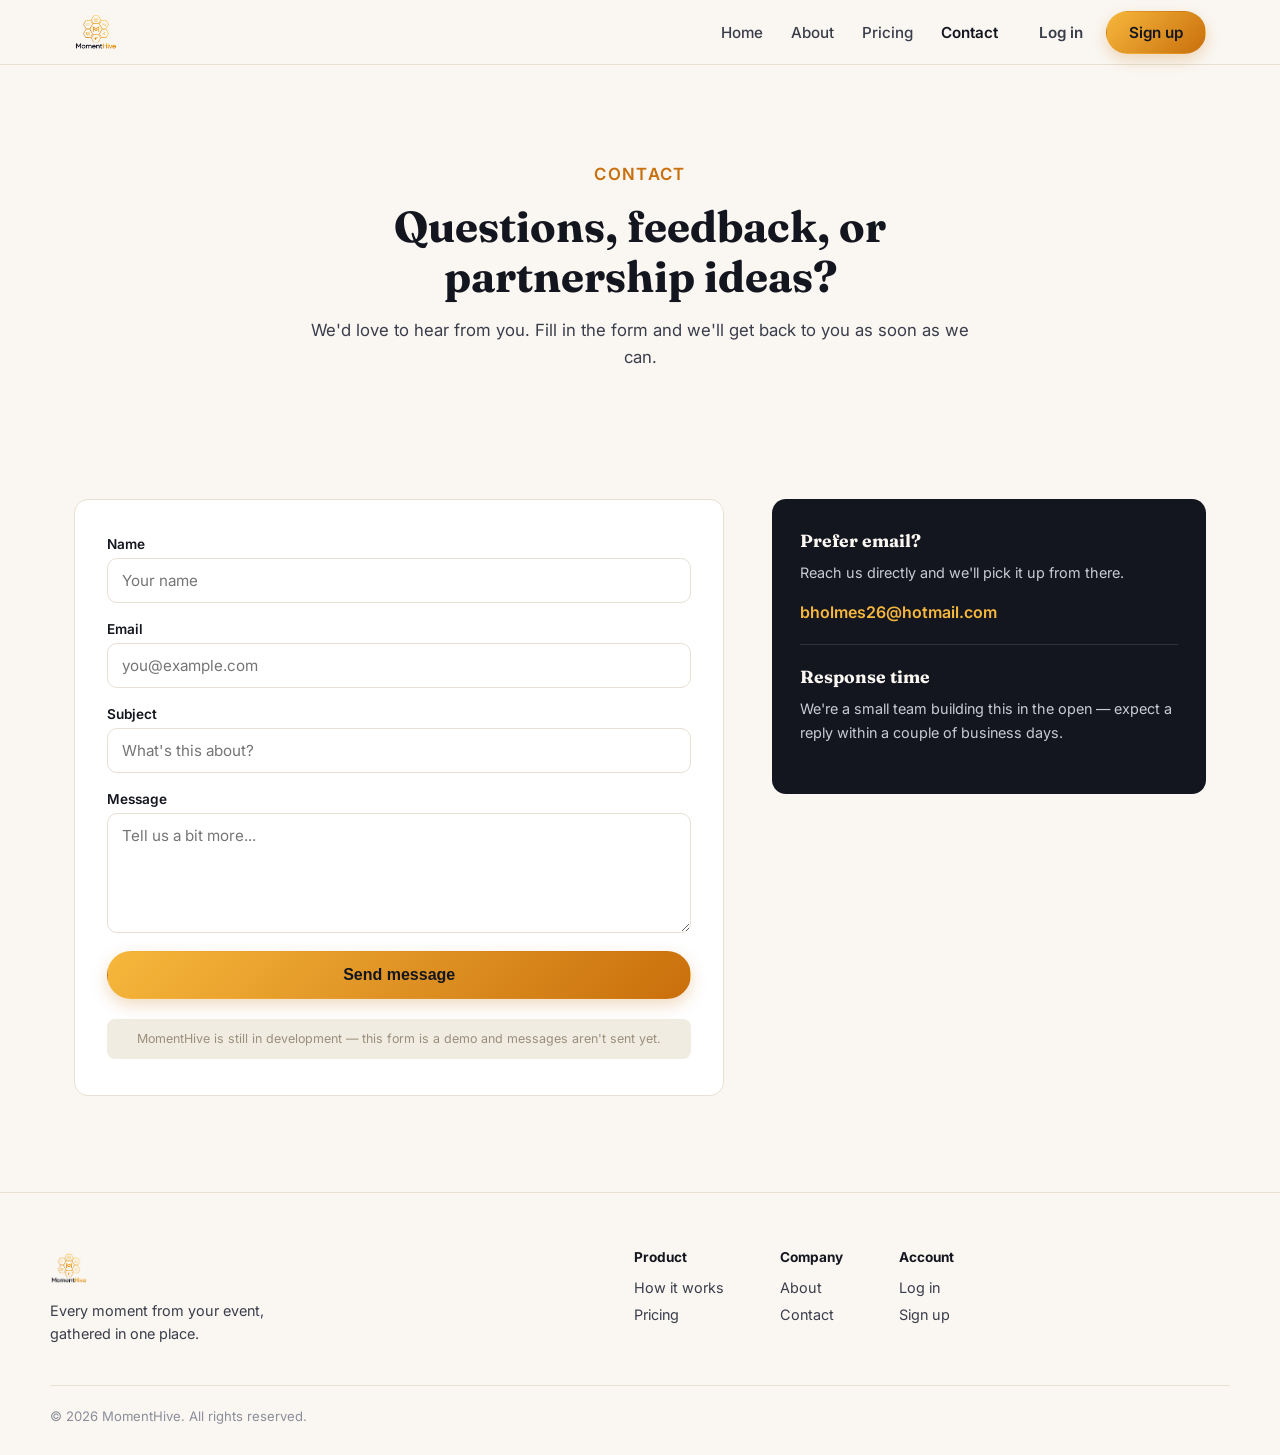
<file: momenthive/contact.html>
<!DOCTYPE html>

<html lang="en-uk">

<head>
    <meta charset="utf-8">
    <meta name="author" content="Ben Holmes" />
    <meta name="description" content="Get in touch with the MomentHive team with questions, feedback or partnership ideas." />
    <meta name="viewport" content="width=device-width, initial-scale=1.0">
    <link rel="preconnect" href="https://fonts.googleapis.com">
    <link rel="preconnect" href="https://fonts.gstatic.com" crossorigin>
    <link href="https://fonts.googleapis.com/css2?family=Fraunces:opsz,wght@9..144,500;9..144,600;9..144,700&family=Inter:wght@400;500;600&display=swap" rel="stylesheet">
    <link rel="stylesheet" href="styles/styles.css">
    <title>Contact — MomentHive</title>
</head>
<body>
    <header class="site-header">
        <nav class="navbar">
            <div class="brand">
                <a href="index.html"><img src="images/momenthive-logo-transluscent.png" alt="MomentHive Logo"></a>
            </div>

            <button class="nav-toggle" id="navToggle" aria-label="Toggle menu" aria-expanded="false" aria-controls="navMenu">
                <span></span>
                <span></span>
                <span></span>
            </button>

            <div class="nav-menu" id="navMenu">
                <ul class="nav-links">
                    <li><a href="index.html">Home</a></li>
                    <li><a href="about.html">About</a></li>
                    <li><a href="pricing.html">Pricing</a></li>
                    <li><a href="contact.html" aria-current="page" class="active">Contact</a></li>
                </ul>

                <div class="nav-actions">
                    <a href="https://momenthive.amfteksolutions.co.uk/Account/Login" class="btn btn-ghost">Log in</a>
                    <a href="https://momenthive.amfteksolutions.co.uk/Account/Register" class="btn btn-primary">Sign up</a>
                </div>
            </div>
        </nav>
    </header>

    <main>
        <section class="page-hero">
            <div class="page-hero-inner">
                <p class="eyebrow center">Contact</p>
                <h1>Questions, feedback, or partnership ideas?</h1>
                <p>We'd love to hear from you. Fill in the form and we'll get back to you as soon as we can.</p>
            </div>
        </section>

        <section class="contact">
            <div class="contact-grid">
                <div class="contact-form-card">
                    <form data-demo-form>
                        <div class="form-group">
                            <label for="contactName">Name</label>
                            <input type="text" id="contactName" name="contactName" placeholder="Your name" autocomplete="name">
                        </div>
                        <div class="form-group">
                            <label for="contactEmail">Email</label>
                            <input type="email" id="contactEmail" name="contactEmail" placeholder="you@example.com" autocomplete="email">
                        </div>
                        <div class="form-group">
                            <label for="contactSubject">Subject</label>
                            <input type="text" id="contactSubject" name="contactSubject" placeholder="What's this about?">
                        </div>
                        <div class="form-group">
                            <label for="contactMessage">Message</label>
                            <textarea id="contactMessage" name="contactMessage" placeholder="Tell us a bit more..."></textarea>
                        </div>
                        <div class="form-actions">
                            <button type="submit" class="btn btn-primary btn-large">Send message</button>
                        </div>
                        <p class="demo-note">MomentHive is still in development — this form is a demo and messages aren't sent yet.</p>
                    </form>
                </div>

                <div class="contact-info">
                    <h3>Prefer email?</h3>
                    <p>Reach us directly and we'll pick it up from there.</p>
                    <a href="mailto:bholmes26@hotmail.com">bholmes26@hotmail.com</a>
                    <hr>
                    <h3>Response time</h3>
                    <p>We're a small team building this in the open — expect a reply within a couple of business days.</p>
                </div>
            </div>
        </section>
    </main>

    <footer class="site-footer">
        <div class="footer-top">
            <div class="footer-brand">
                <img src="images/momenthive-logo-transluscent.png" alt="MomentHive Logo">
                <p>Every moment from your event, gathered in one place.</p>
            </div>
            <div class="footer-links">
                <div>
                    <h4>Product</h4>
                    <a href="index.html#how-it-works">How it works</a>
                    <a href="pricing.html">Pricing</a>
                </div>
                <div>
                    <h4>Company</h4>
                    <a href="about.html">About</a>
                    <a href="contact.html">Contact</a>
                </div>
                <div>
                    <h4>Account</h4>
                    <a href="https://momenthive.amfteksolutions.co.uk/Account/Login">Log in</a>
                    <a href="https://momenthive.amfteksolutions.co.uk/Account/Register">Sign up</a>
                </div>
            </div>
        </div>
        <div class="footer-bottom">
            <p>&copy; 2026 MomentHive. All rights reserved.</p>
        </div>
    </footer>

    <script src="scripts/main.js"></script>
</body>

</html>
</file>
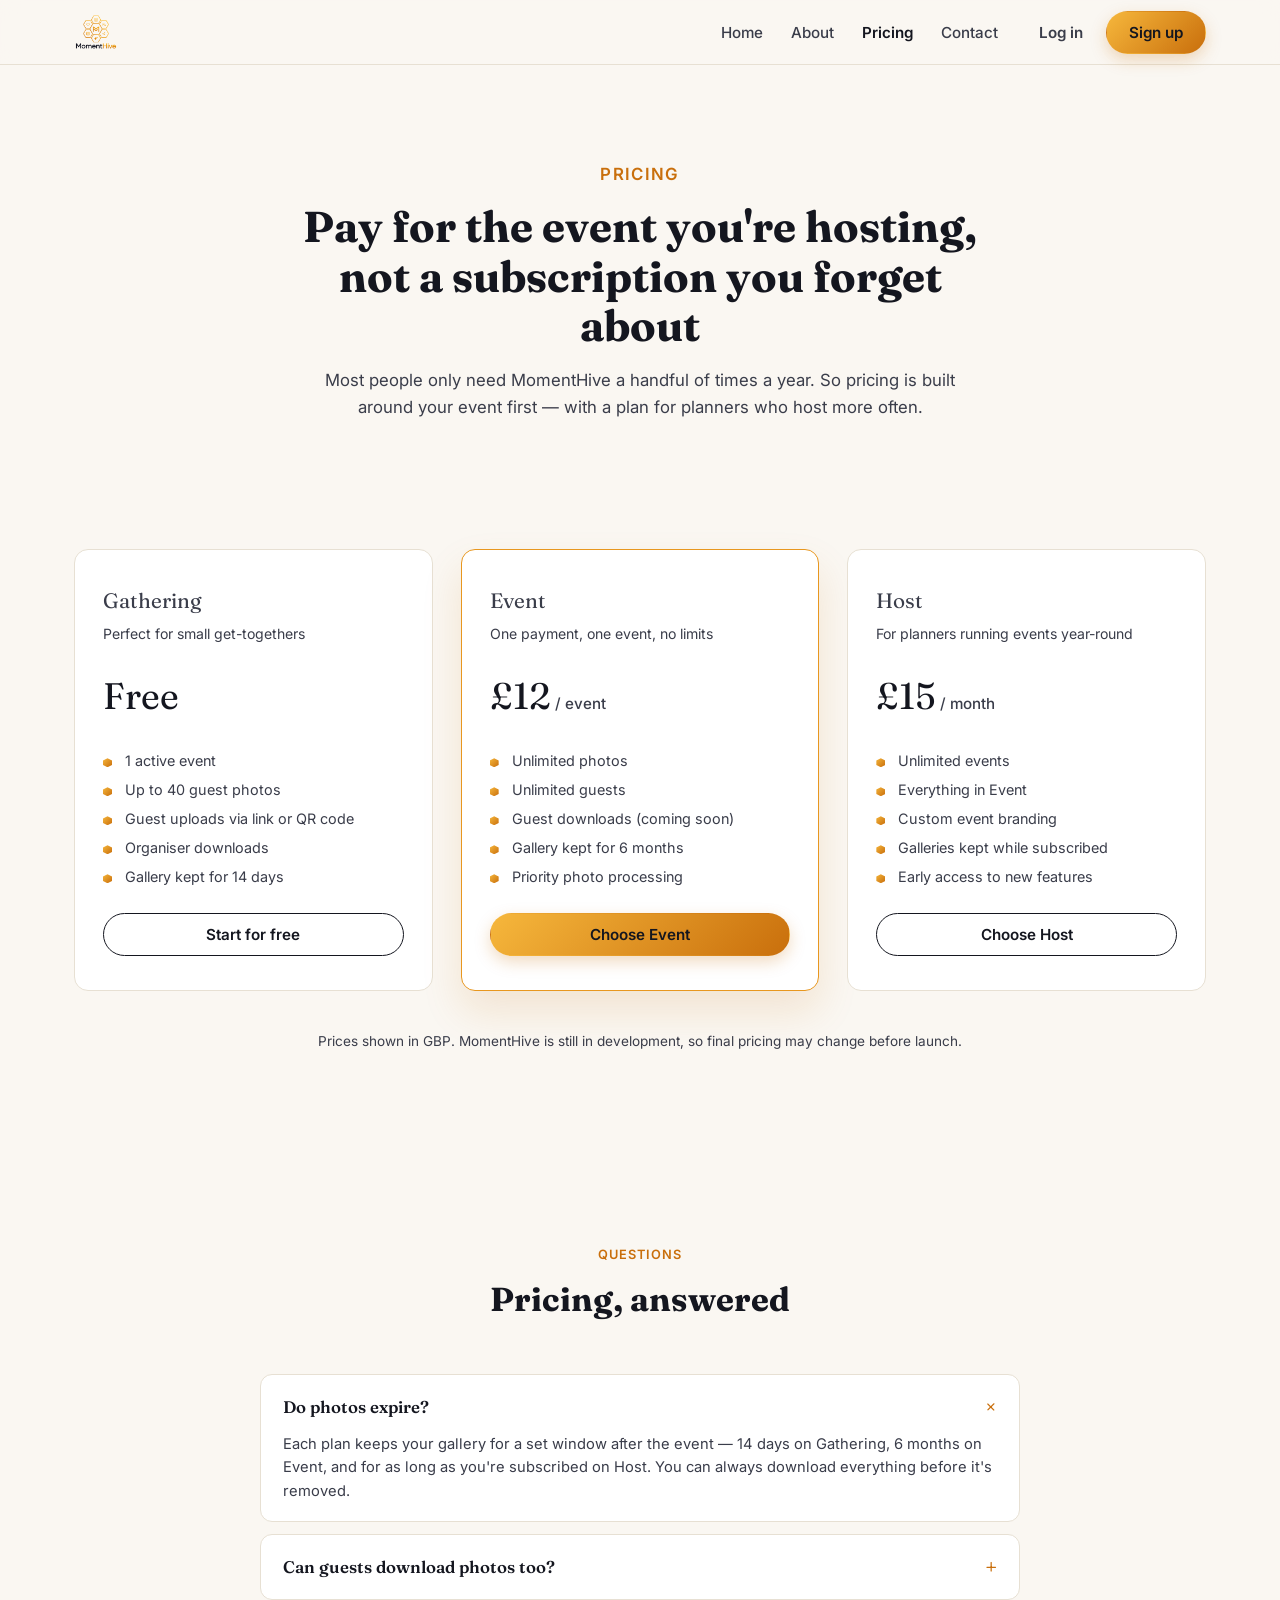
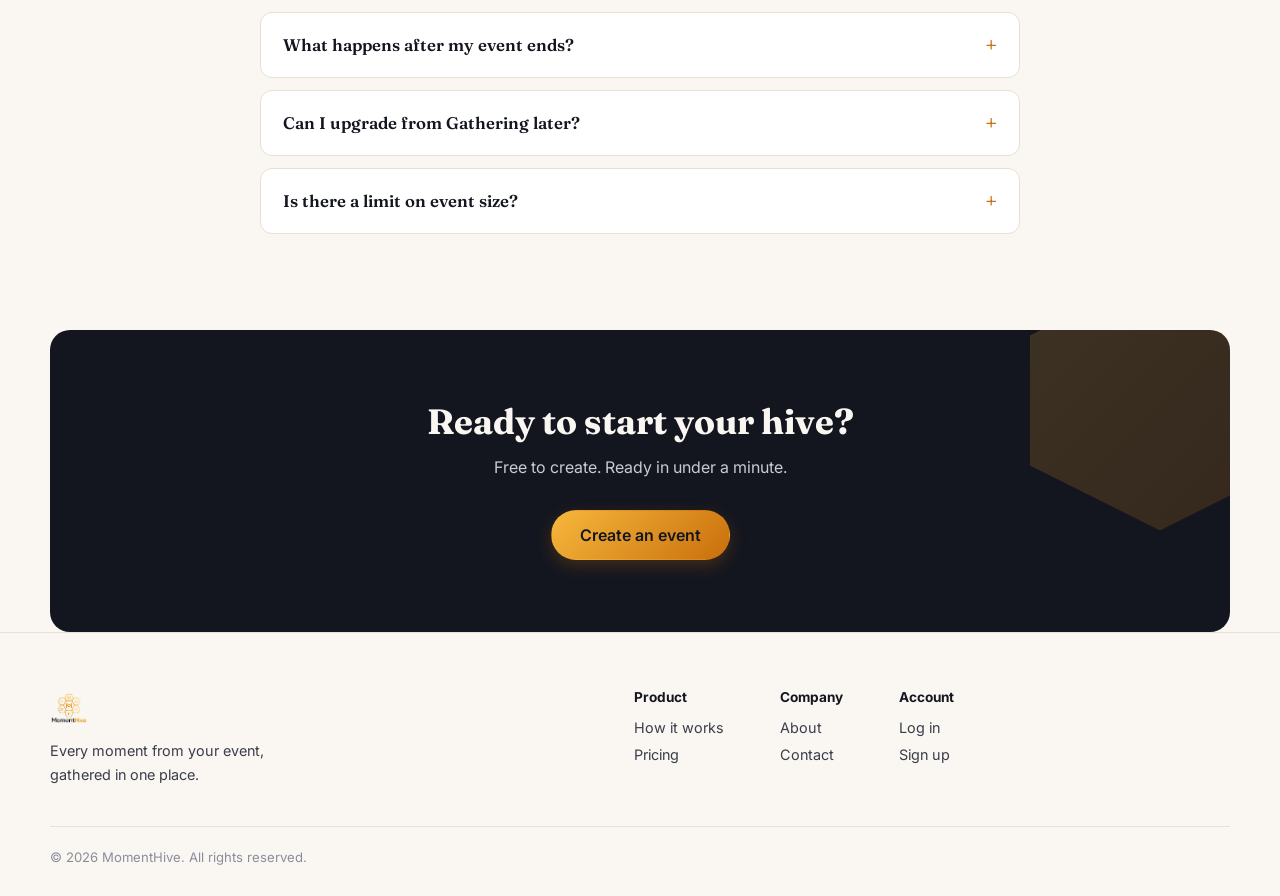
<file: momenthive/pricing.html>
<!DOCTYPE html>

<html lang="en-uk">

<head>
    <meta charset="utf-8">
    <meta name="author" content="Ben Holmes" />
    <meta name="description" content="Simple, event-based pricing for MomentHive — pay for the event you're hosting, not a subscription you forget about." />
    <meta name="viewport" content="width=device-width, initial-scale=1.0">
    <link rel="preconnect" href="https://fonts.googleapis.com">
    <link rel="preconnect" href="https://fonts.gstatic.com" crossorigin>
    <link href="https://fonts.googleapis.com/css2?family=Fraunces:opsz,wght@9..144,500;9..144,600;9..144,700&family=Inter:wght@400;500;600&display=swap" rel="stylesheet">
    <link rel="stylesheet" href="styles/styles.css">
    <title>Pricing — MomentHive</title>
</head>
<body>
    <header class="site-header">
        <nav class="navbar">
            <div class="brand">
                <a href="index.html"><img src="images/momenthive-logo-transluscent.png" alt="MomentHive Logo"></a>
            </div>

            <button class="nav-toggle" id="navToggle" aria-label="Toggle menu" aria-expanded="false" aria-controls="navMenu">
                <span></span>
                <span></span>
                <span></span>
            </button>

            <div class="nav-menu" id="navMenu">
                <ul class="nav-links">
                    <li><a href="index.html">Home</a></li>
                    <li><a href="about.html">About</a></li>
                    <li><a href="pricing.html" aria-current="page" class="active">Pricing</a></li>
                    <li><a href="contact.html">Contact</a></li>
                </ul>

                <div class="nav-actions">
                    <a href="https://momenthive.amfteksolutions.co.uk/Account/Login" class="btn btn-ghost">Log in</a>
                    <a href="https://momenthive.amfteksolutions.co.uk/Account/Register" class="btn btn-primary">Sign up</a>
                </div>
            </div>
        </nav>
    </header>

    <main>
        <section class="page-hero">
            <div class="page-hero-inner">
                <p class="eyebrow center">Pricing</p>
                <h1>Pay for the event you're hosting, not a subscription you forget about</h1>
                <p>Most people only need MomentHive a handful of times a year. So pricing is built around your event first — with a plan for planners who host more often.</p>
            </div>
        </section>

        <section class="pricing">
            <div class="pricing-grid">
                <div class="price-card">
                    <p class="price-name">Gathering</p>
                    <p class="price-tagline">Perfect for small get-togethers</p>
                    <p class="price-amount">Free</p>
                    <ul class="price-features">
                        <li>1 active event</li>
                        <li>Up to 40 guest photos</li>
                        <li>Guest uploads via link or QR code</li>
                        <li>Organiser downloads</li>
                        <li>Gallery kept for 14 days</li>
                    </ul>
                    <a href="https://momenthive.amfteksolutions.co.uk/Account/Register?plan=Gathering" class="btn btn-outline">Start for free</a>
                </div>

                <div class="price-card featured">
                    <p class="price-name">Event</p>
                    <p class="price-tagline">One payment, one event, no limits</p>
                    <p class="price-amount">£12<span> / event</span></p>
                    <ul class="price-features">
                        <li>Unlimited photos</li>
                        <li>Unlimited guests</li>
                        <li>Guest downloads (coming soon)</li>
                        <li>Gallery kept for 6 months</li>
                        <li>Priority photo processing</li>
                    </ul>
                    <a href="https://momenthive.amfteksolutions.co.uk/Account/Register?plan=Event" class="btn btn-primary">Choose Event</a>
                </div>

                <div class="price-card">
                    <p class="price-name">Host</p>
                    <p class="price-tagline">For planners running events year-round</p>
                    <p class="price-amount">£15<span> / month</span></p>
                    <ul class="price-features">
                        <li>Unlimited events</li>
                        <li>Everything in Event</li>
                        <li>Custom event branding</li>
                        <li>Galleries kept while subscribed</li>
                        <li>Early access to new features</li>
                    </ul>
                    <a href="https://momenthive.amfteksolutions.co.uk/Account/Register?plan=Host" class="btn btn-outline">Choose Host</a>
                </div>
            </div>

            <p class="pricing-note">Prices shown in GBP. MomentHive is still in development, so final pricing may change before launch.</p>
        </section>

        <section class="faq-section">
            <p class="eyebrow center">Questions</p>
            <h2 class="section-title center">Pricing, answered</h2>

            <div class="faq">
                <details open>
                    <summary>Do photos expire?</summary>
                    <p>Each plan keeps your gallery for a set window after the event — 14 days on Gathering, 6 months on Event, and for as long as you're subscribed on Host. You can always download everything before it's removed.</p>
                </details>
                <details>
                    <summary>Can guests download photos too?</summary>
                    <p>Not yet. Sharing every photo with every guest means making sure everyone who uploads is comfortable with that, and while MomentHive is in development we want to get that consent right before switching it on. For now, the organiser can download the full gallery, and guest downloads will follow once a clear way to agree to them is in place.</p>
                </details>
                <details>
                    <summary>What happens after my event ends?</summary>
                    <p>Nothing changes automatically — your gallery stays exactly as it is until the storage window for your plan runs out, so there's no rush to download everything the next morning.</p>
                </details>
                <details>
                    <summary>Can I upgrade from Gathering later?</summary>
                    <p>Yes, you can upgrade an existing event to a paid plan at any point if you need more space, more guests, or a longer storage window.</p>
                </details>
                <details>
                    <summary>Is there a limit on event size?</summary>
                    <p>The free Gathering plan is capped at 40 photos to keep small events tidy. Event and Host both remove that limit entirely.</p>
                </details>
            </div>
        </section>

        <section class="cta-banner">
            <div class="cta-hex" aria-hidden="true"></div>
            <h2>Ready to start your hive?</h2>
            <p>Free to create. Ready in under a minute.</p>
            <a href="https://momenthive.amfteksolutions.co.uk/Account/Register" class="btn btn-primary btn-large">Create an event</a>
        </section>
    </main>

    <footer class="site-footer">
        <div class="footer-top">
            <div class="footer-brand">
                <img src="images/momenthive-logo-transluscent.png" alt="MomentHive Logo">
                <p>Every moment from your event, gathered in one place.</p>
            </div>
            <div class="footer-links">
                <div>
                    <h4>Product</h4>
                    <a href="index.html#how-it-works">How it works</a>
                    <a href="pricing.html">Pricing</a>
                </div>
                <div>
                    <h4>Company</h4>
                    <a href="about.html">About</a>
                    <a href="contact.html">Contact</a>
                </div>
                <div>
                    <h4>Account</h4>
                    <a href="https://momenthive.amfteksolutions.co.uk/Account/Login">Log in</a>
                    <a href="https://momenthive.amfteksolutions.co.uk/Account/Register">Sign up</a>
                </div>
            </div>
        </div>
        <div class="footer-bottom">
            <p>&copy; 2026 MomentHive. All rights reserved.</p>
        </div>
    </footer>

    <script src="scripts/main.js"></script>
</body>

</html>
</file>
<file: styles/styles.css>
/* Palette shared with Promelore: midnight navy with gold and neon accents.
   Light values here; the dark theme below is the Promelore look itself. */
:root {
    --ink: #0b1530;
    --ink-soft: #3d4766;
    --ink-muted: #6b7390;
    --paper: #f7f2ea;
    --paper-alt: #efe7da;
    --card: #fffdf9;
    --line: #e3d8c6;
    --line-strong: #c9bba3;
    --gold: #ffd166;
    --gold-hover: #ffdc85;
    --gold-text: #a8650f;
    --dot: #e3a62f;
    --cyan: #0e7f96;
    --pink: #b83a93;
    --lilac: #6d4fd1;
    --midnight: #0b1530;
    --header-bg: rgba(247, 242, 234, 0.96);
    --banner-bg: #0b1530;
    --banner-text: #eef0fa;
    --banner-soft: #a9b0c8;
    --tile-tint: 0.1;

    --font-display: "Playfair Display", Georgia, serif;
    --font-body: "Inter", -apple-system, BlinkMacSystemFont, "Segoe UI", sans-serif;

    --max-width: 1180px;
    --radius: 14px;
}

@media (prefers-color-scheme: dark) {
    :root {
        --ink: #eef0fa;
        --ink-soft: #a9b0c8;
        --ink-muted: #7c84a3;
        --paper: #070d20;
        --paper-alt: #0b1530;
        --card: #0e1836;
        --line: #1f2b52;
        --line-strong: #3a4878;
        --gold-text: #ffd166;
        --dot: #ffd166;
        --cyan: #22d3ee;
        --pink: #f472d0;
        --lilac: #a78bfa;
        --header-bg: rgba(7, 13, 32, 0.96);
        --banner-bg: #0b1530;
        --tile-tint: 0.08;
    }
}

* {
    box-sizing: border-box;
}

html {
    scroll-behavior: smooth;
    scroll-padding-top: 72px;
}

body {
    font-family: var(--font-body);
    margin: 0;
    padding: 0;
    color: var(--ink);
    background: var(--paper);
    -webkit-font-smoothing: antialiased;
}

h1, h2, h3 {
    font-family: var(--font-display);
    font-variant-numeric: lining-nums;
    font-weight: 600;
    color: var(--ink);
    line-height: 1.15;
    margin: 0;
}

p {
    color: var(--ink-soft);
    line-height: 1.6;
    margin: 0;
}

a {
    color: inherit;
}

ul, ol {
    margin: 0;
    padding: 0;
    list-style: none;
}

img {
    max-width: 100%;
    display: block;
}

:focus-visible {
    outline: 2px solid var(--cyan);
    outline-offset: 3px;
}

/* ---------- Buttons ---------- */

.btn {
    display: inline-flex;
    align-items: center;
    justify-content: center;
    gap: 8px;
    padding: 11px 22px;
    border-radius: 999px;
    font-weight: 600;
    font-size: 0.95rem;
    text-decoration: none;
    border: 1px solid transparent;
    transition: transform 0.15s ease, background 0.15s ease, color 0.15s ease, border-color 0.15s ease;
    cursor: pointer;
}

.btn svg {
    width: 18px;
    height: 18px;
}

.btn-primary {
    background: var(--gold);
    color: var(--midnight);
}

.btn-primary:hover {
    background: var(--gold-hover);
    transform: translateY(-1px);
}

.btn-outline {
    background: transparent;
    color: var(--ink);
    border-color: var(--line-strong);
}

.btn-outline:hover {
    border-color: var(--ink);
}

.btn-ghost {
    background: transparent;
    color: var(--ink-soft);
    padding-left: 12px;
    padding-right: 12px;
}

.btn-ghost:hover {
    color: var(--ink);
}

.btn-large {
    padding: 14px 28px;
    font-size: 1rem;
}

/* ---------- Header / Nav ---------- */

.site-header {
    position: sticky;
    top: 0;
    z-index: 100;
    background: var(--header-bg);
    border-bottom: 1px solid var(--line);
}

.navbar {
    position: relative;
    max-width: var(--max-width);
    margin: 0 auto;
    display: flex;
    align-items: center;
    gap: 24px;
    padding: 12px 24px;
}

.brand {
    margin-right: auto;
    display: flex;
    align-items: center;
    gap: 10px;
    text-decoration: none;
    font-family: var(--font-display);
    font-weight: 600;
    font-size: 1.2rem;
}

/* "BH" monogram tile (navy in both themes, like the Promelore mark) */
.brand-hex {
    display: inline-flex;
    align-items: center;
    justify-content: center;
    width: 36px;
    height: 36px;
    border-radius: 9px;
    background: var(--midnight);
    border: 1px solid #3a4878;
    color: var(--gold);
    font-family: var(--font-display);
    font-size: 0.95rem;
    font-weight: 700;
}

.nav-menu {
    display: flex;
    align-items: center;
    gap: 28px;
}

.nav-links {
    display: flex;
    gap: 28px;
}

.nav-links a {
    text-decoration: none;
    color: var(--ink-soft);
    font-weight: 500;
    font-size: 0.95rem;
    transition: color 0.15s ease;
}

.nav-links a:hover {
    color: var(--ink);
}

.nav-links a.active {
    color: var(--ink);
    font-weight: 600;
    text-decoration: underline;
    text-decoration-color: var(--gold);
    text-decoration-thickness: 2px;
    text-underline-offset: 8px;
}

.nav-toggle {
    display: none;
    flex-direction: column;
    justify-content: center;
    gap: 5px;
    width: 34px;
    height: 34px;
    background: none;
    border: none;
    cursor: pointer;
    padding: 0;
}

.nav-toggle span {
    display: block;
    height: 2px;
    width: 100%;
    background: var(--ink);
    border-radius: 2px;
    transition: transform 0.2s ease, opacity 0.2s ease;
}

.nav-toggle.is-active span:nth-child(1) {
    transform: translateY(7px) rotate(45deg);
}

.nav-toggle.is-active span:nth-child(2) {
    opacity: 0;
}

.nav-toggle.is-active span:nth-child(3) {
    transform: translateY(-7px) rotate(-45deg);
}

/* ---------- Layout helpers ---------- */

main section {
    max-width: var(--max-width);
    margin: 0 auto;
    padding: 96px 24px;
}

.band {
    background: var(--paper-alt);
    border-top: 1px solid var(--line);
    border-bottom: 1px solid var(--line);
}

.eyebrow {
    font-size: 0.78rem;
    font-weight: 600;
    letter-spacing: 0.14em;
    text-transform: uppercase;
    color: var(--cyan);
    margin: 0 0 14px;
}

.eyebrow.center,
.section-title.center,
.section-lead.center {
    text-align: center;
}

.section-title {
    font-size: clamp(1.8rem, 2.8vw, 2.5rem);
    max-width: 700px;
    margin: 0 auto 18px;
}

.section-lead {
    max-width: 640px;
    margin: 0 auto 56px;
    font-size: 1.02rem;
}

.chips {
    display: flex;
    flex-wrap: wrap;
    gap: 8px;
}

.chip {
    font-size: 0.8rem;
    font-weight: 500;
    padding: 5px 12px;
    border-radius: 999px;
    border: 1px solid var(--line);
    background: var(--paper-alt);
    color: var(--ink-soft);
}

.chip.chip-gold {
    border-color: var(--gold-text);
    background: transparent;
    color: var(--gold-text);
}

/* Bullet lists: a small gold "bulb" instead of a hexagon */
.hex-list li {
    position: relative;
    padding-left: 22px;
    color: var(--ink-soft);
    line-height: 1.6;
    font-size: 0.95rem;
}

.hex-list li + li {
    margin-top: 8px;
}

.hex-list li::before {
    content: "";
    position: absolute;
    left: 2px;
    top: 9px;
    width: 8px;
    height: 8px;
    border-radius: 50%;
    background: var(--gold);
    box-shadow: 0 0 0 1px var(--gold-text);
}

/* ---------- Hero ---------- */

.hero {
    display: grid;
    grid-template-columns: 1.1fr 0.9fr;
    align-items: center;
    gap: 48px;
    padding-top: 72px;
    padding-bottom: 72px;
}

.hero h1 {
    font-size: clamp(2.5rem, 4.8vw, 3.9rem);
    font-weight: 600;
    letter-spacing: -0.01em;
}

.accent {
    font-style: italic;
    color: var(--gold-text);
}

.hero-sub {
    margin-top: 22px;
    font-size: 1.08rem;
    max-width: 520px;
}

.hero-ctas {
    display: flex;
    gap: 14px;
    margin-top: 32px;
    flex-wrap: wrap;
}

.hero-trust {
    display: flex;
    flex-wrap: wrap;
    gap: 10px 22px;
    margin-top: 36px;
}

.hero-trust li {
    font-size: 0.85rem;
    color: var(--ink-soft);
    padding-left: 18px;
    position: relative;
}

.hero-trust li::before {
    content: "";
    position: absolute;
    left: 0;
    top: 6px;
    width: 8px;
    height: 8px;
    border-radius: 50%;
    background: var(--gold);
    box-shadow: 0 0 0 1px var(--gold-text);
}

.hero-art {
    display: flex;
    justify-content: center;
}

/* Hero illustration: an illumination track looping round the stack */
.track-art {
    width: 100%;
    max-width: 460px;
}

.track-art .track-line {
    fill: none;
    stroke: var(--pink);
    stroke-width: 2;
    stroke-opacity: 0.75;
    stroke-linecap: round;
}

.track-art .track-dots {
    fill: none;
    stroke: var(--dot);
    stroke-width: 5;
    stroke-linecap: round;
    stroke-dasharray: 0 13;
}

.track-art .tile rect {
    fill: var(--card);
    stroke-width: 1.5;
}

.track-art .tile text {
    font-family: var(--font-body);
    font-size: 15px;
    font-weight: 600;
    text-anchor: middle;
    dominant-baseline: central;
}

.track-art .tile.gold rect { stroke: var(--gold-text); }
.track-art .tile.gold text { fill: var(--gold-text); }
.track-art .tile.pink rect { stroke: var(--pink); }
.track-art .tile.pink text { fill: var(--pink); }
.track-art .tile.cyan rect { stroke: var(--cyan); }
.track-art .tile.cyan text { fill: var(--cyan); }
.track-art .tile.lilac rect { stroke: var(--lilac); }
.track-art .tile.lilac text { fill: var(--lilac); }

.track-art .tile.core rect {
    fill: var(--gold);
    stroke: none;
}

.track-art .tile.core text {
    fill: #0b1530;
    font-family: var(--font-display);
    font-size: 26px;
    font-weight: 700;
}

/* ---------- Impact ---------- */

.impact-grid {
    display: grid;
    grid-template-columns: repeat(4, 1fr);
    gap: 24px;
    max-width: var(--max-width);
    margin: 0 auto;
}

.stat {
    background: var(--card);
    border: 1px solid var(--line);
    border-radius: var(--radius);
    padding: 30px 24px;
    transition: border-color 0.15s ease, transform 0.15s ease;
}

.stat:hover {
    border-color: var(--line-strong);
    transform: translateY(-2px);
}

/* Stat figure in a flat tile; colours cycle like Promelore's icon tiles */
.stat-hex {
    --tile: var(--gold-text);
    display: inline-flex;
    align-items: center;
    justify-content: center;
    min-width: 88px;
    height: 64px;
    padding: 0 14px;
    margin-bottom: 18px;
    border-radius: 12px;
    border: 1px solid var(--tile);
    background: color-mix(in srgb, var(--tile) calc(var(--tile-tint) * 100%), transparent);
    color: var(--tile);
    font-family: var(--font-display);
    font-variant-numeric: lining-nums;
    font-weight: 700;
    font-size: 1.7rem;
}

.stat:nth-child(2) .stat-hex { --tile: var(--pink); }
.stat:nth-child(3) .stat-hex { --tile: var(--cyan); }
.stat:nth-child(4) .stat-hex { --tile: var(--lilac); }

.stat-hex.icon svg {
    width: 30px;
    height: 30px;
}

.stat h3 {
    font-size: 1.12rem;
    margin-bottom: 8px;
}

.stat p {
    font-size: 0.92rem;
}

.case-study {
    max-width: var(--max-width);
    margin: 48px auto 0;
    display: grid;
    grid-template-columns: 1.4fr 0.6fr;
    gap: 40px;
    background: var(--card);
    border: 1px solid var(--line);
    border-radius: var(--radius);
    padding: 36px 34px;
}

.case-study h3 {
    font-size: 1.35rem;
    margin-bottom: 12px;
}

.case-study p + p {
    margin-top: 12px;
}

.case-study h4 {
    margin: 0 0 14px;
    font-size: 0.78rem;
    letter-spacing: 0.14em;
    text-transform: uppercase;
    color: var(--cyan);
}

/* ---------- Projects ---------- */

.project-featured {
    display: grid;
    grid-template-columns: 0.85fr 1.15fr;
    background: var(--card);
    border: 1px solid var(--line);
    border-radius: 20px;
    overflow: hidden;
    margin-bottom: 28px;
}

.project-visual {
    position: relative;
    display: flex;
    align-items: center;
    justify-content: center;
    padding: 40px;
    /* Always light so the logo's dark wordmark stays legible */
    background: #f4ebdd;
    overflow: hidden;
}

.project-visual img {
    position: relative;
    width: 100%;
    max-width: 280px;
}

.project-visual::after {
    /* Faint dotted illumination track along the foot of the panel */
    content: "";
    position: absolute;
    left: -10%;
    right: -10%;
    bottom: 0;
    height: 38%;
    background: url("../images/light-trails.svg") center / cover no-repeat;
    opacity: 0.45;
}

.project-body {
    padding: 40px 38px;
    display: flex;
    flex-direction: column;
    gap: 18px;
}

.project-tag {
    align-self: flex-start;
    font-size: 0.72rem;
    font-weight: 700;
    text-transform: uppercase;
    letter-spacing: 0.06em;
    padding: 5px 12px;
    border-radius: 999px;
    background: var(--gold);
    color: var(--midnight);
}

.project-body h3 {
    font-size: 1.9rem;
}

.project-links {
    display: flex;
    flex-wrap: wrap;
    gap: 12px;
    margin-top: auto;
    padding-top: 6px;
}

.project-grid {
    display: grid;
    grid-template-columns: repeat(2, 1fr);
    gap: 28px;
}

.project-card {
    background: var(--card);
    border: 1px solid var(--line);
    border-radius: var(--radius);
    padding: 32px 28px;
    display: flex;
    flex-direction: column;
    gap: 16px;
    transition: border-color 0.15s ease, transform 0.15s ease;
}

.project-card:hover {
    border-color: var(--line-strong);
    transform: translateY(-2px);
}

.project-card-head {
    display: flex;
    align-items: center;
    gap: 14px;
}

.feature-icon {
    --tile: var(--pink);
    flex-shrink: 0;
    width: 48px;
    height: 48px;
    border-radius: 12px;
    display: flex;
    align-items: center;
    justify-content: center;
    color: var(--tile);
    border: 1px solid var(--tile);
    background: color-mix(in srgb, var(--tile) calc(var(--tile-tint) * 100%), transparent);
}

.project-card:nth-child(2) .feature-icon {
    --tile: var(--cyan);
}

.feature-icon svg {
    width: 22px;
    height: 22px;
}

.project-card h3 {
    font-size: 1.35rem;
}

.project-card .status {
    font-size: 0.8rem;
    color: var(--ink-muted);
    margin-top: 2px;
}

.project-card p {
    font-size: 0.95rem;
}

.project-card .chips {
    margin-top: auto;
    padding-top: 4px;
}

/* ---------- Experience timeline ---------- */

.timeline {
    max-width: 820px;
    margin: 0 auto;
    position: relative;
}

.timeline::before {
    /* A string of lights linking the entries */
    content: "";
    position: absolute;
    left: 20px;
    top: 10px;
    bottom: 10px;
    width: 6px;
    background: radial-gradient(circle, var(--dot) 2px, transparent 2.5px) center top / 6px 14px repeat-y;
}

.timeline-item {
    position: relative;
    padding-left: 72px;
}

.timeline-item + .timeline-item {
    margin-top: 28px;
}

.timeline-marker {
    --tile: var(--gold-text);
    position: absolute;
    left: 0;
    top: 4px;
    width: 46px;
    height: 46px;
    border-radius: 12px;
    display: flex;
    align-items: center;
    justify-content: center;
    background: var(--card);
    border: 1px solid var(--tile);
    color: var(--tile);
}

.timeline-item:nth-child(2) .timeline-marker { --tile: var(--pink); }
.timeline-item:nth-child(3) .timeline-marker { --tile: var(--cyan); }

.timeline-marker svg {
    width: 20px;
    height: 20px;
}

.timeline-card {
    background: var(--card);
    border: 1px solid var(--line);
    border-radius: var(--radius);
    padding: 26px 28px;
}

.timeline-meta {
    font-size: 0.8rem;
    font-weight: 600;
    letter-spacing: 0.04em;
    color: var(--gold-text);
    margin-bottom: 6px;
}

.timeline-card h3 {
    font-size: 1.25rem;
    margin-bottom: 4px;
}

.timeline-card .org {
    font-size: 0.95rem;
    margin-bottom: 14px;
}

/* ---------- Skills ---------- */

.skills-grid {
    display: grid;
    grid-template-columns: repeat(3, 1fr);
    gap: 28px;
}

.skill-group {
    background: var(--card);
    border: 1px solid var(--line);
    border-radius: var(--radius);
    padding: 28px 26px;
}

.skill-group h3 {
    font-size: 1.15rem;
    margin-bottom: 16px;
    display: flex;
    align-items: center;
    gap: 10px;
}

.skill-group h3::before {
    content: "";
    width: 10px;
    height: 10px;
    border-radius: 50%;
    background: var(--gold);
    box-shadow: 0 0 0 1px var(--gold-text);
}

/* ---------- Contact banner ---------- */

.cta-banner {
    position: relative;
    text-align: center;
    background: var(--banner-bg);
    border: 1px solid #1f2b52;
    border-radius: 20px;
    padding: 72px 24px 160px;
    overflow: hidden;
}

.cta-banner::before {
    /* Illumination track in its own strip beneath the text */
    content: "";
    position: absolute;
    left: 0;
    right: 0;
    bottom: 0;
    height: 140px;
    background: url("../images/light-trails.svg") center 70% / 100% auto no-repeat;
    pointer-events: none;
}

main section.cta-section {
    padding-top: 24px;
}

.cta-banner h2 {
    color: var(--banner-text);
    font-size: clamp(1.8rem, 3.2vw, 2.5rem);
    position: relative;
}

.cta-banner .accent {
    color: #ffd166;
}

.cta-banner > p {
    color: var(--banner-soft);
    margin: 14px auto 0;
    max-width: 520px;
    position: relative;
}

.cta-banner .hero-ctas {
    justify-content: center;
    position: relative;
}

.cta-banner .btn-outline {
    color: var(--banner-text);
    border-color: #3a4878;
}

.cta-banner .btn-outline:hover {
    border-color: var(--banner-text);
}

.cta-location {
    margin-top: 26px;
    font-size: 0.88rem;
    color: var(--banner-soft);
    position: relative;
}

/* ---------- Footer ---------- */

.site-footer {
    border-top: 1px solid var(--line);
    padding: 28px 24px;
}

.footer-inner {
    max-width: var(--max-width);
    margin: 0 auto;
    display: flex;
    justify-content: space-between;
    align-items: center;
    flex-wrap: wrap;
    gap: 12px;
}

.footer-inner p {
    font-size: 0.85rem;
    color: var(--ink-muted);
}

.footer-inner a {
    color: var(--gold-text);
    text-decoration: none;
    font-weight: 600;
}

/* ---------- Responsive ---------- */

@media (max-width: 960px) {
    .hero {
        grid-template-columns: 1fr;
    }

    .hero-art {
        order: -1;
        max-width: 340px;
        margin: 0 auto;
    }

    .impact-grid,
    .skills-grid {
        grid-template-columns: repeat(2, 1fr);
    }

    .case-study,
    .project-featured {
        grid-template-columns: 1fr;
    }

    .project-visual {
        padding: 32px;
    }

    .project-visual img {
        max-width: 200px;
    }
}

@media (max-width: 880px) {
    .nav-toggle {
        display: flex;
    }

    .nav-menu {
        display: none;
    }

    .nav-menu.is-open {
        display: flex;
        flex-direction: column;
        align-items: flex-start;
        gap: 20px;
        position: absolute;
        top: 100%;
        left: 0;
        right: 0;
        background: var(--paper);
        border-bottom: 1px solid var(--line);
        padding: 20px 24px 24px;
    }

    .nav-menu.is-open .nav-links {
        flex-direction: column;
        gap: 14px;
    }
}

@media (max-width: 720px) {
    main section {
        padding: 64px 16px;
    }

    .navbar {
        padding: 12px 16px;
    }

    .impact-grid,
    .skills-grid,
    .project-grid {
        grid-template-columns: 1fr;
    }

    .case-study,
    .project-body {
        padding: 28px 22px;
    }

    .timeline::before {
        left: 16px;
    }

    .timeline-item {
        padding-left: 56px;
    }

    .timeline-marker {
        width: 38px;
        height: 38px;
    }

    .timeline-card {
        padding: 22px 20px;
    }

    .cta-banner {
        padding: 56px 20px 110px;
    }

    .cta-banner::before {
        height: 90px;
        background-size: 180% auto;
    }
}

@media (prefers-reduced-motion: reduce) {
    html {
        scroll-behavior: auto;
    }

    * {
        transition: none !important;
    }
}
</file>
<file: momenthive/styles/styles.css>
:root {
    --ink: #14161f;
    --ink-soft: #3a3d4a;
    --paper: #faf7f2;
    --paper-alt: #f1ece2;
    --card: #ffffff;
    --line: #e7e0d3;
    --gold-light: #f6b73c;
    --gold: #e8971f;
    --gold-dark: #c96f0c;
    --gold-gradient: linear-gradient(135deg, var(--gold-light), var(--gold-dark));

    --font-display: "Fraunces", Georgia, serif;
    --font-body: "Inter", -apple-system, BlinkMacSystemFont, "Segoe UI", sans-serif;

    --max-width: 1180px;
    --radius: 14px;
}

* {
    box-sizing: border-box;
}

body {
    font-family: var(--font-body);
    margin: 0;
    padding: 0;
    color: var(--ink);
    background: var(--paper);
    -webkit-font-smoothing: antialiased;
}

h1, h2, h3 {
    font-family: var(--font-display);
    color: var(--ink);
    line-height: 1.15;
    margin: 0;
}

p {
    color: var(--ink-soft);
    line-height: 1.6;
    margin: 0;
}

a {
    color: inherit;
}

ul, ol {
    margin: 0;
    padding: 0;
    list-style: none;
}

img {
    max-width: 100%;
    display: block;
}

/* ---------- Buttons ---------- */

.btn {
    display: inline-flex;
    align-items: center;
    justify-content: center;
    padding: 11px 22px;
    border-radius: 999px;
    font-weight: 600;
    font-size: 0.95rem;
    text-decoration: none;
    border: 1px solid transparent;
    transition: transform 0.15s ease, box-shadow 0.15s ease, background 0.15s ease, color 0.15s ease;
    cursor: pointer;
}

.btn-primary {
    background: var(--gold-gradient);
    color: var(--ink);
    box-shadow: 0 6px 16px rgba(201, 111, 12, 0.25);
}

.btn-primary:hover {
    transform: translateY(-1px);
    box-shadow: 0 10px 20px rgba(201, 111, 12, 0.32);
}

.btn-outline {
    background: transparent;
    color: var(--ink);
    border-color: var(--ink);
}

.btn-outline:hover {
    background: var(--ink);
    color: var(--paper);
}

.btn-ghost {
    background: transparent;
    color: var(--ink-soft);
    padding-left: 12px;
    padding-right: 12px;
}

.btn-ghost:hover {
    color: var(--ink);
}

.btn-large {
    padding: 14px 28px;
    font-size: 1rem;
}

/* ---------- Header / Nav ---------- */

.site-header {
    position: sticky;
    top: 0;
    z-index: 100;
    background: rgba(250, 247, 242, 0.9);
    backdrop-filter: saturate(180%) blur(10px);
    border-bottom: 1px solid var(--line);
}

.navbar {
    max-width: var(--max-width);
    margin: 0 auto;
    display: flex;
    align-items: center;
    flex-wrap: nowrap;
    gap: 24px;
    padding: 10px 24px;
}

.brand {
    margin-right: auto;
}

.brand img {
    height: 44px;
}

.nav-menu {
    display: flex;
    align-items: center;
    gap: 28px;
    margin-left: auto;
}

.nav-links {
    display: flex;
    gap: 28px;
}

.nav-links a {
    text-decoration: none;
    color: var(--ink-soft);
    font-weight: 500;
    font-size: 0.95rem;
    transition: color 0.15s ease;
}

.nav-links a:hover {
    color: var(--gold-dark);
}

.nav-actions {
    display: flex;
    align-items: center;
    gap: 10px;
}

.nav-toggle {
    display: none;
    flex-direction: column;
    justify-content: center;
    gap: 5px;
    width: 34px;
    height: 34px;
    background: none;
    border: none;
    cursor: pointer;
    padding: 0;
}

.nav-toggle span {
    display: block;
    height: 2px;
    width: 100%;
    background: var(--ink);
    border-radius: 2px;
    transition: transform 0.2s ease, opacity 0.2s ease;
}

.nav-toggle.is-active span:nth-child(1) {
    transform: translateY(7px) rotate(45deg);
}

.nav-toggle.is-active span:nth-child(2) {
    opacity: 0;
}

.nav-toggle.is-active span:nth-child(3) {
    transform: translateY(-7px) rotate(-45deg);
}

/* ---------- Layout helpers ---------- */

main section {
    max-width: var(--max-width);
    margin: 0 auto;
    padding: 96px 24px;
}

.eyebrow {
    font-size: 0.8rem;
    font-weight: 600;
    letter-spacing: 0.08em;
    text-transform: uppercase;
    color: var(--gold-dark);
    margin: 0 0 14px;
}

.eyebrow.center,
.section-title.center {
    text-align: center;
}

.section-title {
    font-size: clamp(1.7rem, 2.6vw, 2.3rem);
    max-width: 640px;
    margin: 0 auto 56px;
}

/* ---------- Hero ---------- */

.hero {
    display: grid;
    grid-template-columns: 1.05fr 0.95fr;
    align-items: center;
    gap: 48px;
    padding-top: 72px;
    padding-bottom: 72px;
}

.hero h1 {
    font-size: clamp(2.3rem, 4.2vw, 3.4rem);
    font-weight: 600;
    letter-spacing: -0.01em;
}

.hero h1 .accent {
    background: var(--gold-gradient);
    -webkit-background-clip: text;
    background-clip: text;
    color: transparent;
}

.hero-sub {
    margin-top: 20px;
    font-size: 1.08rem;
    max-width: 480px;
}

.hero-ctas {
    display: flex;
    gap: 14px;
    margin-top: 32px;
    flex-wrap: wrap;
}

.hero-trust {
    display: flex;
    flex-wrap: wrap;
    gap: 10px 22px;
    margin-top: 36px;
}

.hero-trust li {
    font-size: 0.85rem;
    color: var(--ink-soft);
    padding-left: 18px;
    position: relative;
}

.hero-trust li::before {
    content: "";
    position: absolute;
    left: 0;
    top: 6px;
    width: 8px;
    height: 8px;
    background: var(--gold-gradient);
    clip-path: polygon(50% 0%, 100% 25%, 100% 75%, 50% 100%, 0% 75%, 0% 25%);
}

.hero-art {
    display: flex;
    justify-content: center;
}

.hex-cluster {
    width: 100%;
    max-width: 420px;
}

.hex {
    stroke: var(--gold);
    stroke-width: 2;
    fill: none;
}

.hex-fill {
    fill: rgba(232, 151, 31, 0.08);
}

.hex-icon {
    color: var(--gold-dark);
}

.hex-icon .icon-ring {
    fill: var(--paper);
    stroke: var(--gold);
    stroke-width: 1.5;
}

.hex-icon path {
    fill: none;
    stroke: currentColor;
    stroke-width: 1.4;
    stroke-linejoin: round;
}

/* ---------- How it works ---------- */

.how-it-works {
    background: var(--paper-alt);
    max-width: none;
    border-top: 1px solid var(--line);
    border-bottom: 1px solid var(--line);
}

.how-it-works > * {
    max-width: var(--max-width);
    margin-left: auto;
    margin-right: auto;
}

.steps {
    max-width: var(--max-width);
    margin: 0 auto;
    display: grid;
    grid-template-columns: repeat(3, 1fr);
    gap: 32px;
}

.step {
    background: var(--card);
    border: 1px solid var(--line);
    border-radius: var(--radius);
    padding: 32px 26px;
}

.step-hex {
    display: inline-flex;
    align-items: center;
    justify-content: center;
    width: 46px;
    height: 46px;
    margin-bottom: 18px;
    background: var(--gold-gradient);
    color: var(--ink);
    font-family: var(--font-display);
    font-weight: 600;
    font-size: 0.95rem;
    clip-path: polygon(50% 0%, 100% 25%, 100% 75%, 50% 100%, 0% 75%, 0% 25%);
}

.step h3 {
    font-size: 1.15rem;
    margin-bottom: 10px;
}

.step p {
    font-size: 0.95rem;
}

/* ---------- Features ---------- */

.feature-grid {
    display: grid;
    grid-template-columns: repeat(3, 1fr);
    gap: 28px;
}

.feature-card {
    padding: 28px 24px;
    border-radius: var(--radius);
    border: 1px solid var(--line);
    background: var(--card);
    transition: border-color 0.15s ease, transform 0.15s ease;
}

.feature-card:hover {
    border-color: var(--gold);
    transform: translateY(-2px);
}

.feature-icon {
    width: 44px;
    height: 44px;
    display: flex;
    align-items: center;
    justify-content: center;
    margin-bottom: 16px;
    color: var(--gold-dark);
    background: var(--paper-alt);
    clip-path: polygon(50% 0%, 100% 25%, 100% 75%, 50% 100%, 0% 75%, 0% 25%);
}

.feature-icon svg {
    width: 22px;
    height: 22px;
}

.feature-card h3 {
    font-size: 1.05rem;
    margin-bottom: 8px;
}

.feature-card p {
    font-size: 0.93rem;
}

/* ---------- CTA banner ---------- */

.cta-banner {
    position: relative;
    text-align: center;
    background: var(--ink);
    color: var(--paper);
    border-radius: 20px;
    padding: 72px 24px;
    overflow: hidden;
}

.cta-banner h2 {
    color: var(--paper);
    font-size: clamp(1.6rem, 3vw, 2.2rem);
    position: relative;
}

.cta-banner p {
    color: #c9cad4;
    margin-top: 12px;
    position: relative;
}

.cta-banner .btn {
    margin-top: 30px;
    position: relative;
}

.cta-hex {
    position: absolute;
    top: -60px;
    right: -60px;
    width: 260px;
    height: 260px;
    background: var(--gold-gradient);
    opacity: 0.18;
    clip-path: polygon(50% 0%, 100% 25%, 100% 75%, 50% 100%, 0% 75%, 0% 25%);
}

/* ---------- Footer ---------- */

.site-footer {
    border-top: 1px solid var(--line);
    padding: 56px 24px 28px;
}

.footer-top {
    max-width: var(--max-width);
    margin: 0 auto;
    display: flex;
    align-items: flex-start;
    gap: 48px;
    flex-wrap: wrap;
}

.footer-brand {
    flex: 0 1 260px;
}

.footer-brand img {
    height: 38px;
    margin-bottom: 12px;
}

.footer-brand p {
    max-width: 260px;
    font-size: 0.9rem;
}

.footer-links {
    display: flex;
    justify-content: center;
    gap: 56px;
    flex: 1;
}

.footer-links h4 {
    font-size: 0.85rem;
    margin: 0 0 14px;
    color: var(--ink);
}

.footer-links a {
    display: block;
    text-decoration: none;
    color: var(--ink-soft);
    font-size: 0.9rem;
    margin-bottom: 10px;
}

.footer-links a:hover {
    color: var(--gold-dark);
}

.footer-bottom {
    max-width: var(--max-width);
    margin: 40px auto 0;
    padding-top: 20px;
    border-top: 1px solid var(--line);
}

.footer-bottom p {
    font-size: 0.82rem;
    color: #8b8d99;
}

/* ---------- Responsive ---------- */

@media (max-width: 960px) {
    .hero {
        grid-template-columns: 1fr;
        text-align: left;
    }

    .hero-art {
        order: -1;
        max-width: 320px;
        margin: 0 auto;
    }

    .steps,
    .feature-grid {
        grid-template-columns: repeat(2, 1fr);
    }
}

@media (max-width: 880px) {
    .nav-toggle {
        display: flex;
    }

    .nav-menu {
        display: none;
    }

    .nav-menu.is-open {
        display: flex;
        flex-direction: column;
        align-items: flex-start;
        gap: 20px;
        position: absolute;
        top: 100%;
        left: 0;
        right: 0;
        background: var(--paper);
        border-bottom: 1px solid var(--line);
        padding: 20px 24px 24px;
    }

    .nav-menu.is-open .nav-links {
        flex-direction: column;
        gap: 14px;
    }

    .nav-menu.is-open .nav-actions {
        width: 100%;
    }
}

@media (max-width: 720px) {
    main section {
        padding: 64px 20px;
    }

    .steps,
    .feature-grid {
        grid-template-columns: 1fr;
    }
}

/* ---------- Nav active state ---------- */

.nav-links a.active {
    color: var(--ink);
    font-weight: 600;
}

.nav-actions .btn[aria-current="page"] {
    box-shadow: 0 0 0 2px var(--gold) inset;
}

/* ---------- Interior page hero ---------- */

.page-hero {
    text-align: center;
    padding-bottom: 32px;
}

.page-hero .page-hero-inner {
    max-width: 680px;
    margin: 0 auto;
}

.page-hero h1 {
    font-size: clamp(2rem, 4vw, 2.7rem);
    margin-bottom: 16px;
}

.page-hero p {
    font-size: 1.05rem;
}

/* ---------- Pricing ---------- */

.pricing-grid {
    display: grid;
    grid-template-columns: repeat(3, 1fr);
    gap: 28px;
    align-items: stretch;
}

.price-card {
    position: relative;
    background: var(--card);
    border: 1px solid var(--line);
    border-radius: var(--radius);
    padding: 34px 28px;
    display: flex;
    flex-direction: column;
}

.price-card.featured {
    border-color: var(--gold);
    box-shadow: 0 20px 40px rgba(201, 111, 12, 0.14);
}

.price-badge {
    position: absolute;
    top: -14px;
    left: 50%;
    transform: translateX(-50%);
    background: var(--gold-gradient);
    color: var(--ink);
    font-size: 0.72rem;
    font-weight: 700;
    text-transform: uppercase;
    letter-spacing: 0.04em;
    padding: 6px 16px;
    border-radius: 999px;
    white-space: nowrap;
}

.price-name {
    font-family: var(--font-display);
    font-size: 1.3rem;
    margin-bottom: 6px;
}

.price-tagline {
    font-size: 0.88rem;
    margin-bottom: 22px;
}

.price-amount {
    font-family: var(--font-display);
    font-size: 2.3rem;
    color: var(--ink);
    margin-bottom: 4px;
}

.price-amount span {
    font-size: 0.95rem;
    font-family: var(--font-body);
    color: var(--ink-soft);
    font-weight: 500;
}

.price-features {
    margin: 22px 0 28px;
    display: flex;
    flex-direction: column;
    gap: 12px;
    flex: 1;
}

.price-features li {
    font-size: 0.9rem;
    color: var(--ink-soft);
    padding-left: 22px;
    position: relative;
}

.price-features li::before {
    content: "";
    position: absolute;
    left: 0;
    top: 6px;
    width: 9px;
    height: 9px;
    background: var(--gold-gradient);
    clip-path: polygon(50% 0%, 100% 25%, 100% 75%, 50% 100%, 0% 75%, 0% 25%);
}

.price-card .btn {
    width: 100%;
}

.pricing-note {
    text-align: center;
    font-size: 0.85rem;
    color: var(--ink-soft);
    margin-top: 40px;
}

/* ---------- FAQ ---------- */

.faq {
    max-width: 760px;
    margin: 0 auto;
    display: flex;
    flex-direction: column;
    gap: 12px;
}

.faq details {
    background: var(--card);
    border: 1px solid var(--line);
    border-radius: 12px;
    padding: 18px 22px;
}

.faq summary {
    cursor: pointer;
    font-weight: 600;
    font-family: var(--font-display);
    font-size: 1.05rem;
    list-style: none;
    display: flex;
    justify-content: space-between;
    align-items: center;
    gap: 16px;
}

.faq summary::-webkit-details-marker {
    display: none;
}

.faq summary::after {
    content: "+";
    font-size: 1.4rem;
    color: var(--gold-dark);
    transition: transform 0.2s ease;
    flex-shrink: 0;
}

.faq details[open] summary::after {
    transform: rotate(45deg);
}

.faq p {
    margin-top: 12px;
    font-size: 0.92rem;
}

/* ---------- Split feature blocks (About page) ---------- */

.split-block {
    display: grid;
    grid-template-columns: 1fr 1fr;
    gap: 56px;
    align-items: center;
    padding-top: 48px;
    padding-bottom: 48px;
}

.split-block.reverse .split-visual {
    order: 2;
}

.split-visual {
    display: flex;
    justify-content: center;
}

.split-panel {
    width: 100%;
    max-width: 300px;
    aspect-ratio: 1;
    background: var(--paper-alt);
    border: 1px solid var(--line);
    border-radius: 20px;
    display: flex;
    align-items: center;
    justify-content: center;
    color: var(--gold-dark);
}

.split-panel svg {
    width: 90px;
    height: 90px;
}

.split-text h2 {
    font-size: 1.6rem;
    margin-bottom: 14px;
}

.split-text p {
    font-size: 1rem;
}

/* ---------- Use case grid ---------- */

.usecase-grid {
    display: grid;
    grid-template-columns: repeat(4, 1fr);
    gap: 24px;
}

.usecase-card {
    background: var(--card);
    border: 1px solid var(--line);
    border-radius: var(--radius);
    padding: 28px 22px;
    text-align: center;
}

.usecase-card .feature-icon {
    margin: 0 auto 16px;
}

.usecase-card h3 {
    font-size: 1rem;
    margin-bottom: 8px;
}

.usecase-card p {
    font-size: 0.88rem;
}

/* ---------- Forms (auth + contact) ---------- */

.form-group {
    margin-bottom: 18px;
    display: flex;
    flex-direction: column;
    gap: 6px;
}

.form-group label {
    font-size: 0.85rem;
    font-weight: 600;
    color: var(--ink);
}

.form-group input,
.form-group textarea {
    padding: 12px 14px;
    border: 1px solid var(--line);
    border-radius: 10px;
    font-family: var(--font-body);
    font-size: 0.95rem;
    background: var(--card);
    color: var(--ink);
}

.form-group input:focus,
.form-group textarea:focus {
    outline: none;
    border-color: var(--gold);
    box-shadow: 0 0 0 3px rgba(232, 151, 31, 0.15);
}

.form-group textarea {
    resize: vertical;
    min-height: 120px;
}

.form-check {
    display: flex;
    align-items: flex-start;
    gap: 8px;
    font-size: 0.85rem;
    color: var(--ink-soft);
    margin-bottom: 22px;
}

.form-check input {
    margin-top: 3px;
}

.form-links {
    display: flex;
    justify-content: space-between;
    align-items: center;
    font-size: 0.85rem;
    margin-top: -6px;
    margin-bottom: 22px;
}

.form-links .form-check-inline {
    margin-bottom: 0;
}

.form-links a {
    color: var(--gold-dark);
    text-decoration: none;
    font-weight: 600;
}

.form-actions .btn {
    width: 100%;
}

.demo-note {
    margin-top: 20px;
    font-size: 0.78rem;
    color: #9a8f7c;
    text-align: center;
    background: var(--paper-alt);
    border-radius: 8px;
    padding: 10px 14px;
}

/* ---------- Auth pages ---------- */

.auth-section {
    display: flex;
    justify-content: center;
    padding-top: 56px;
    padding-bottom: 96px;
}

.auth-card {
    width: 100%;
    max-width: 420px;
    background: var(--card);
    border: 1px solid var(--line);
    border-radius: var(--radius);
    padding: 40px 36px;
    box-shadow: 0 20px 50px rgba(20, 22, 31, 0.06);
}

.auth-card h1 {
    font-size: 1.6rem;
    margin-bottom: 8px;
}

.auth-sub {
    margin-bottom: 28px;
    font-size: 0.95rem;
}

.auth-switch {
    text-align: center;
    margin-top: 24px;
    font-size: 0.9rem;
    color: var(--ink-soft);
}

.auth-switch a {
    color: var(--gold-dark);
    font-weight: 600;
    text-decoration: none;
}

/* ---------- Contact page ---------- */

.contact-grid {
    display: grid;
    grid-template-columns: 1.2fr 0.8fr;
    gap: 48px;
    align-items: start;
}

.contact-form-card {
    background: var(--card);
    border: 1px solid var(--line);
    border-radius: var(--radius);
    padding: 36px 32px;
}

.contact-info {
    background: var(--ink);
    color: var(--paper);
    border-radius: var(--radius);
    padding: 32px 28px;
}

.contact-info h3 {
    color: var(--paper);
    font-size: 1.1rem;
    margin-bottom: 10px;
}

.contact-info p {
    color: #c9cad4;
    font-size: 0.9rem;
    margin-bottom: 18px;
}

.contact-info a {
    color: var(--gold-light);
    font-weight: 600;
    text-decoration: none;
}

.contact-info hr {
    border: none;
    border-top: 1px solid rgba(255, 255, 255, 0.12);
    margin: 22px 0;
}

/* ---------- Interior responsive ---------- */

@media (max-width: 960px) {
    .usecase-grid {
        grid-template-columns: repeat(2, 1fr);
    }

    .contact-grid {
        grid-template-columns: 1fr;
    }
}

@media (max-width: 880px) {
    .pricing-grid {
        grid-template-columns: 1fr;
        max-width: 420px;
        margin: 0 auto;
    }

    .split-block,
    .split-block.reverse {
        grid-template-columns: 1fr;
        text-align: left;
    }

    .split-block .split-visual,
    .split-block.reverse .split-visual {
        order: -1;
    }
}

@media (max-width: 560px) {
    .usecase-grid {
        grid-template-columns: 1fr;
    }

    .auth-card {
        padding: 32px 24px;
    }
}
</file>
